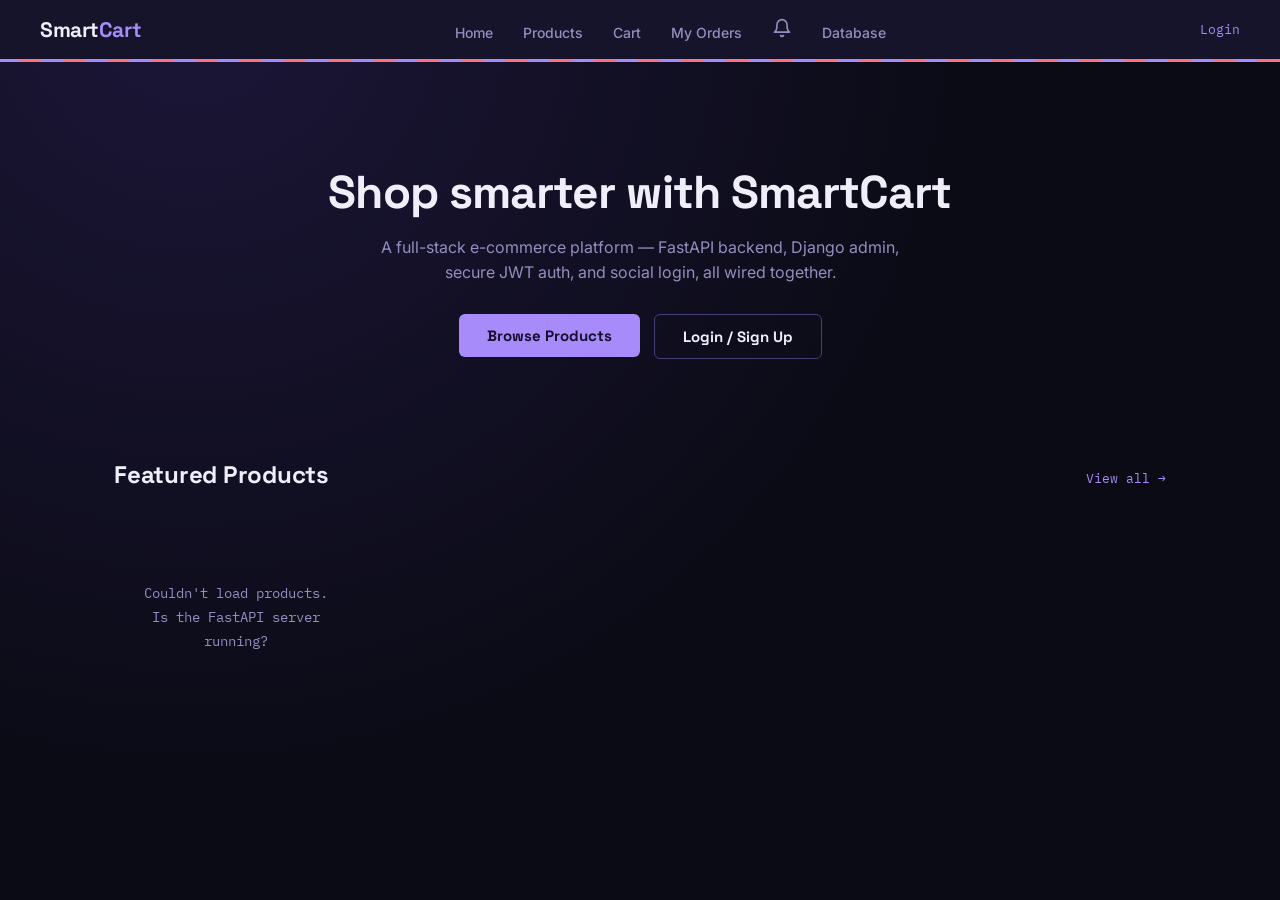
<file: frontend/index.html>
<!DOCTYPE html>
<html lang="en">
<head>
<meta charset="UTF-8" />
<meta name="viewport" content="width=device-width, initial-scale=1.0" />
<title>Smart E-Commerce Platform</title>
<link rel="preconnect" href="https://fonts.googleapis.com" />
<link rel="preconnect" href="https://fonts.gstatic.com" crossorigin />
<link href="https://fonts.googleapis.com/css2?family=Space+Grotesk:wght@500;700&family=Inter:wght@400;500;600&family=IBM+Plex+Mono:wght@400;500;600&display=swap" rel="stylesheet" />
<link rel="stylesheet" href="css/style.css" />
</head>
<body>

<div class="navbar">
  <div class="brand">Smart<span>Cart</span></div>
  <nav>
    <a href="index.html">Home</a>
    <a href="products.html">Products</a>
    <a href="cart.html">Cart</a>
    <a href="orders.html">My Orders</a>
    <a href="notifications.html" class="nav-bell" title="Notifications">
      <svg viewBox="0 0 24 24" width="20" height="20" fill="none" stroke="currentColor" stroke-width="2" stroke-linecap="round" stroke-linejoin="round">
        <path d="M18 8a6 6 0 0 0-12 0c0 7-3 9-3 9h18s-3-2-3-9"/>
        <path d="M13.73 21a2 2 0 0 1-3.46 0"/>
      </svg>
      <span class="bell-badge" id="bellBadge" style="display:none;">0</span>
    </a>
    <a href="database.html">Database</a>
  </nav>
  <div id="userBadge"></div>
</div>

<div class="hero">
  <h1>Shop smarter with SmartCart</h1>
  <p>A full-stack e-commerce platform — FastAPI backend, Django admin, secure JWT auth, and social login, all wired together.</p>
  <div style="margin-top: 28px; display:flex; gap:14px; justify-content:center;">
    <a href="products.html" style="text-decoration:none;"><button class="btn" style="width:auto; padding:12px 28px;">Browse Products</button></a>
    <a href="login.html" style="text-decoration:none;"><button class="btn secondary" style="width:auto; padding:12px 28px;">Login / Sign Up</button></a>
  </div>
</div>

<div class="container">
  <div class="section-head">
    <h2>Featured Products</h2>
    <a href="products.html" class="view-all">View all →</a>
  </div>
  <div id="featuredGrid" class="grid" style="margin-bottom:16px;"></div>
</div>

<script src="js/api.js"></script>
<script>
  async function loadFeatured() {
    const grid = document.getElementById("featuredGrid");
    try {
      const products = await ProductsAPI.list();
      const top3 = products.slice(0, 3);
      if (!top3.length) {
        grid.innerHTML = `<div class="empty-state">No products yet.</div>`;
        return;
      }
      grid.innerHTML = top3.map(p => `
        <div class="card">
          <h3>${p.name}</h3>
          <p style="color:var(--text-muted); font-size:13px;">${p.description || ""}</p>
          <p class="price">$${p.price.toFixed(2)}</p>
          <p class="stock">${p.stock > 0 ? p.stock + " in stock" : "Out of stock"} ${p.category ? "· " + p.category : ""}</p>
        </div>
      `).join("");
    } catch (err) {
      grid.innerHTML = `<div class="empty-state">Couldn't load products. Is the FastAPI server running?</div>`;
    }
  }
  loadFeatured();
</script>
</body>
</html>
</file>
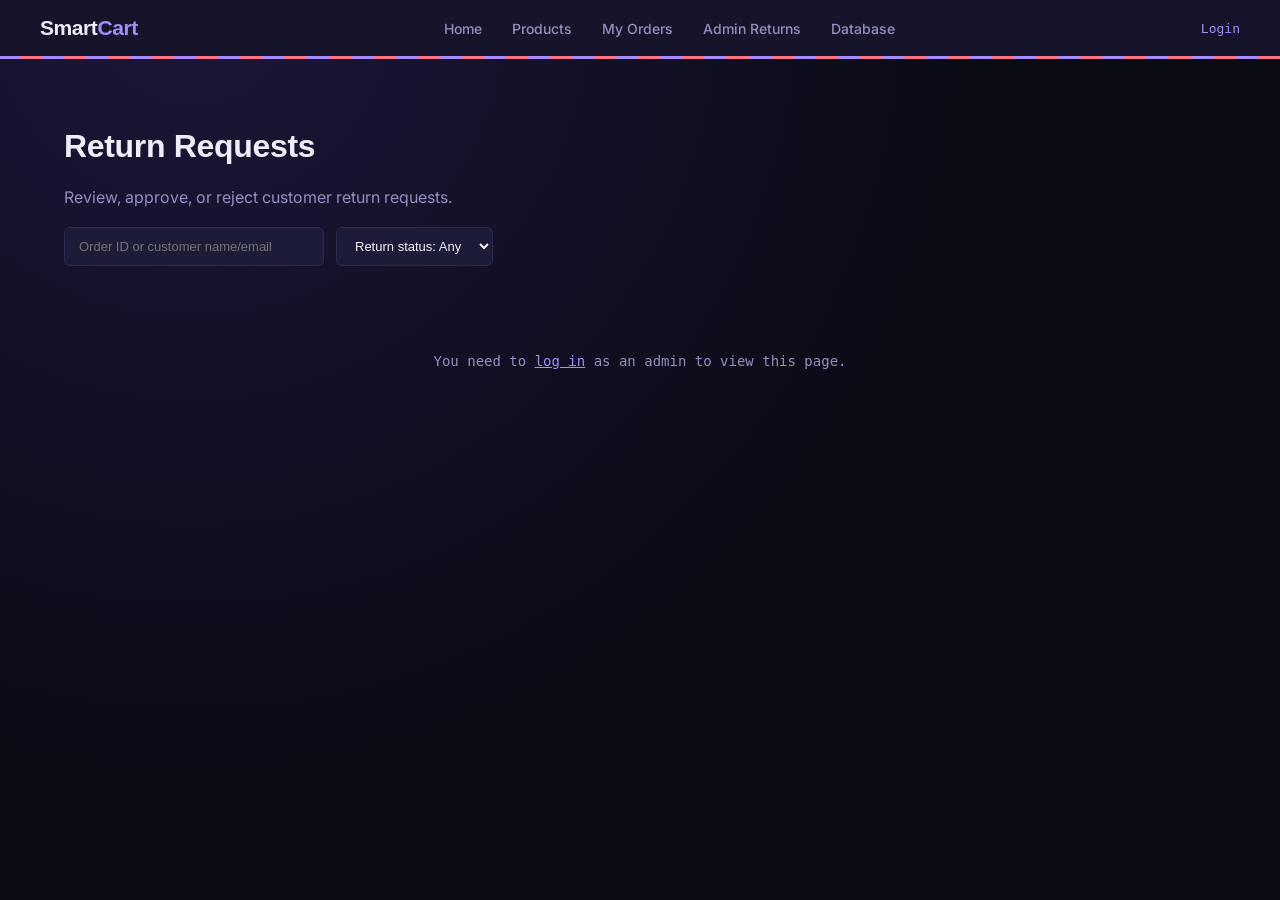
<file: frontend/admin-returns.html>
<!DOCTYPE html>
<html lang="en">
<head>
<meta charset="UTF-8" />
<meta name="viewport" content="width=device-width, initial-scale=1.0" />
<title>Return Requests · Admin · SmartCart</title>
<link rel="preconnect" href="https://fonts.googleapis.com" />
<link rel="preconnect" href="https://fonts.gstatic.com" crossorigin />
<link href="https://fonts.googleapis.com/css2?family=Sora:wght@600;700;800&family=Inter:wght@400;500;600&display=swap" rel="stylesheet" />
<link rel="stylesheet" href="css/style.css" />
<style>
  .admin-shell { max-width: 1200px; margin: 0 auto; padding: 48px 24px 80px; }

  .filters-row { display: flex; gap: 12px; flex-wrap: wrap; margin: 20px 0 24px; }
  .filters-row select, .filters-row input {
    padding: 10px 14px; border-radius: 6px; border: 1px solid var(--border);
    background: var(--surface-2); color: var(--text); font-size: 13px;
  }

  table.admin-table { width: 100%; border-collapse: collapse; font-size: 13px; background: var(--surface); border: 1px solid var(--border); border-radius: var(--radius); overflow: hidden; }
  table.admin-table th {
    text-align: left; padding: 12px 14px; background: var(--surface-2); color: var(--text-muted);
    font-family: var(--font-mono); font-size: 11px; text-transform: uppercase; letter-spacing: 0.05em;
    border-bottom: 1px solid var(--border);
  }
  table.admin-table td { padding: 12px 14px; border-bottom: 1px solid var(--border); color: var(--text); }
  table.admin-table tr:hover td { background: var(--surface-2); cursor: pointer; }
  table.admin-table tr:last-child td { border-bottom: none; }

  .badge-status { padding: 4px 10px; border-radius: 999px; font-size: 11px; font-family: var(--font-mono); }
  .b-pending { background: rgba(240,165,49,0.16); color: #f0a531; }
  .b-approved { background: rgba(52,211,153,0.14); color: var(--green); }
  .b-rejected { background: rgba(251,113,133,0.14); color: var(--rose); }

  .modal-overlay {
    display: none; position: fixed; inset: 0; background: rgba(0,0,0,0.6);
    align-items: center; justify-content: center; z-index: 100; padding: 20px;
  }
  .modal-overlay.open { display: flex; }
  .modal-box {
    background: var(--surface); border: 1px solid var(--border); border-radius: var(--radius);
    max-width: 640px; width: 100%; max-height: 85vh; overflow-y: auto; padding: 28px;
    box-shadow: var(--shadow);
  }
  .modal-box h2 { margin: 0 0 4px; }
  .modal-close { float: right; background: none; border: none; color: var(--text-muted); font-size: 20px; cursor: pointer; }

  .tracking-row { display: flex; gap: 20px; flex-wrap: wrap; margin: 14px 0; font-size: 13px; color: var(--text-muted); }
  .tracking-row strong { color: var(--text); display: block; font-size: 12px; }

  .return-panel {
    margin-top: 18px; padding: 16px; border-radius: 8px;
    background: var(--surface-2); border: 1px solid var(--border);
  }
  .return-panel .rp-header { display: flex; justify-content: space-between; align-items: center; margin-bottom: 10px; }

  .action-row { display: flex; gap: 10px; margin-top: 14px; }
  .btn-approve { background: var(--green); color: #0a1f14; border: none; padding: 10px 20px; border-radius: 6px; font-weight: 700; cursor: pointer; }
  .btn-reject { background: var(--rose); color: #2b0a0e; border: none; padding: 10px 20px; border-radius: 6px; font-weight: 700; cursor: pointer; }
</style>
</head>
<body>

<div class="navbar">
  <div class="brand">Smart<span>Cart</span></div>
  <nav>
    <a href="index.html">Home</a>
    <a href="products.html">Products</a>
    <a href="orders.html">My Orders</a>
    <a href="admin-returns.html">Admin Returns</a>
    <a href="database.html">Database</a>
  </nav>
  <div id="userBadge"></div>
</div>

<div class="admin-shell">
  <h1>Return Requests</h1>
  <p style="color:var(--text-muted);">Review, approve, or reject customer return requests.</p>

  <div class="filters-row">
    <input id="searchBox" type="text" placeholder="Order ID or customer name/email" style="min-width:260px;" />
    <select id="statusFilter">
      <option value="">Return status: Any</option>
      <option value="pending">Pending</option>
      <option value="approved">Approved</option>
      <option value="rejected">Rejected</option>
    </select>
  </div>

  <div id="tableArea"></div>
</div>

<div class="modal-overlay" id="modalOverlay">
  <div class="modal-box" id="modalBox"></div>
</div>

<script src="js/api.js"></script>
<script>
  let allReturns = [];
  let me = null;

  function escapeHtml(str) {
    if (str === null || str === undefined) return "";
    return String(str).replace(/[&<>"']/g, c => ({"&":"&amp;","<":"&lt;",">":"&gt;",'"':"&quot;","'":"&#39;"}[c]));
  }

  function fmtDate(iso) {
    return iso ? new Date(iso).toLocaleString() : "—";
  }

  function fmtMoney(n) {
    return "₹" + Number(n).toFixed(2);
  }

  function statusBadgeClass(s) {
    return { pending: "b-pending", approved: "b-approved", rejected: "b-rejected" }[s] || "";
  }

  async function guardAndLoad() {
    const area = document.getElementById("tableArea");
    if (!Auth.isLoggedIn()) {
      area.innerHTML = `<div class="empty-state">You need to <a href="login.html">log in</a> as an admin to view this page.</div>`;
      return;
    }
    try {
      me = await AuthAPI.me();
    } catch {
      area.innerHTML = `<div class="empty-state">You need to <a href="login.html">log in</a> as an admin to view this page.</div>`;
      return;
    }
    if (me.role !== "admin" && me.role !== "staff") {
      area.innerHTML = `<div class="empty-state">Admins/staff only.</div>`;
      return;
    }
    await loadReturns();
  }

  async function loadReturns() {
    const area = document.getElementById("tableArea");
    try {
      allReturns = await AdminReturnsAPI.list();
      renderTable();
    } catch (err) {
      area.innerHTML = `<div class="empty-state">Couldn't load return requests: ${escapeHtml(err.message)}</div>`;
    }
  }

  function renderTable() {
    const area = document.getElementById("tableArea");
    const search = document.getElementById("searchBox").value.trim().toLowerCase();
    const statusFilter = document.getElementById("statusFilter").value;

    let rows = allReturns.filter(r => {
      if (statusFilter && r.status !== statusFilter) return false;
      if (search) {
        const hay = (r.order_id + " " + r.order.id).toLowerCase();
        if (!hay.includes(search)) return false;
      }
      return true;
    });

    if (!rows.length) {
      area.innerHTML = `<div class="empty-state">No return requests match these filters.</div>`;
      return;
    }

    area.innerHTML = `
      <table class="admin-table">
        <thead>
          <tr>
            <th>Order</th><th>Date</th><th>Total</th><th>Order Status</th>
            <th>Payment</th><th>Return</th><th>Updated</th>
          </tr>
        </thead>
        <tbody>
          ${rows.map(r => `
            <tr onclick="openModal('${r.id}')">
              <td>#${r.order.id.slice(0,8)}</td>
              <td>${fmtDate(r.order.created_at)}</td>
              <td>${fmtMoney(r.order.total_amount)}</td>
              <td>${escapeHtml(r.order.order_status.replaceAll('_',' '))}</td>
              <td>${escapeHtml(r.order.payment_status)}</td>
              <td><span class="badge-status ${statusBadgeClass(r.status)}">${escapeHtml(r.status)}</span></td>
              <td>${fmtDate(r.created_at)}</td>
            </tr>
          `).join("")}
        </tbody>
      </table>
    `;
  }

  function openModal(returnId) {
    const r = allReturns.find(x => x.id === returnId);
    if (!r) return;
    const o = r.order;

    const canAct = r.status === "pending";

    document.getElementById("modalBox").innerHTML = `
      <button class="modal-close" onclick="closeModal()">&times;</button>
      <h2>Order #${o.id.slice(0,8)}</h2>
      <p style="color:var(--text-muted); font-size:13px;">${escapeHtml(o.id)}</p>

      <div class="tracking-row">
        <div><strong>Order Status</strong>${escapeHtml(o.order_status.replaceAll('_',' '))}</div>
        <div><strong>Payment</strong>${escapeHtml(o.payment_status)}</div>
        <div><strong>Total</strong>${fmtMoney(o.total_amount)}</div>
      </div>
      <div class="tracking-row">
        <div><strong>Created</strong>${fmtDate(o.created_at)}</div>
        <div><strong>Shipped</strong>${fmtDate(o.shipped_at)}</div>
        <div><strong>Delivered</strong>${fmtDate(o.delivered_at)}</div>
      </div>

      <div style="margin-top:14px;">
        <strong style="display:block; font-size:12px; color:var(--text-muted); margin-bottom:6px;">Items</strong>
        ${o.items.map(i => `
          <div style="display:flex; justify-content:space-between; font-size:13px; padding:4px 0;">
            <span>${escapeHtml(i.product_name)} × ${i.quantity}</span>
            <span>${fmtMoney(i.item_total)}</span>
          </div>
        `).join("")}
      </div>

      <div class="return-panel">
        <div class="rp-header">
          <strong>Return Request</strong>
          <span class="badge-status ${statusBadgeClass(r.status)}">${escapeHtml(r.status)}</span>
        </div>
        <p style="margin:4px 0; font-size:13px;"><strong>Reason:</strong> ${escapeHtml(r.reason)}</p>
        ${r.comment ? `<p style="margin:4px 0; font-size:13px;"><strong>Customer comment:</strong> ${escapeHtml(r.comment)}</p>` : ""}
        ${r.admin_note ? `<p style="margin:4px 0; font-size:13px; color:var(--text-muted);"><strong>Admin note:</strong> ${escapeHtml(r.admin_note)}</p>` : ""}
        <p style="margin:4px 0; font-size:12px; color:var(--text-muted);">Requested ${fmtDate(r.created_at)}</p>

        ${canAct ? `
          <div class="field" style="margin-top:12px;">
            <label for="adminNote-${r.id}">Note to customer (optional — required if rejecting)</label>
            <textarea id="adminNote-${r.id}" rows="2" style="width:100%; padding:10px 14px; border-radius:6px; border:1px solid var(--border); background:var(--surface); color:var(--text); font-family:var(--font-body);"></textarea>
          </div>
          <div id="actionError-${r.id}" class="alert error" style="display:none;"></div>
          <div class="action-row">
            <button class="btn-approve" onclick="doApprove('${r.id}')">Approve Return</button>
            <button class="btn-reject" onclick="doReject('${r.id}')">Reject Return</button>
          </div>
        ` : `<p style="margin-top:10px; font-size:12px; color:var(--text-muted);">This return has already been reviewed — no further action needed.</p>`}
      </div>
    `;
    document.getElementById("modalOverlay").classList.add("open");
  }

  function closeModal() {
    document.getElementById("modalOverlay").classList.remove("open");
  }

  async function doApprove(returnId) {
    const note = document.getElementById(`adminNote-${returnId}`).value.trim();
    const errBox = document.getElementById(`actionError-${returnId}`);
    errBox.style.display = "none";
    if (!confirm("Approve this return? This will restock inventory and issue a refund.")) return;

    try {
      await AdminReturnsAPI.approve(returnId, note);
      closeModal();
      await loadReturns();
    } catch (err) {
      errBox.textContent = err.message;
      errBox.style.display = "block";
    }
  }

  async function doReject(returnId) {
    const note = document.getElementById(`adminNote-${returnId}`).value.trim();
    const errBox = document.getElementById(`actionError-${returnId}`);
    errBox.style.display = "none";

    if (!note) {
      errBox.textContent = "Please add a reason before rejecting — it's sent to the customer.";
      errBox.style.display = "block";
      return;
    }
    if (!confirm("Reject this return request?")) return;

    try {
      await AdminReturnsAPI.reject(returnId, note);
      closeModal();
      await loadReturns();
    } catch (err) {
      errBox.textContent = err.message;
      errBox.style.display = "block";
    }
  }

  document.getElementById("searchBox").addEventListener("input", renderTable);
  document.getElementById("statusFilter").addEventListener("change", renderTable);
  document.getElementById("modalOverlay").addEventListener("click", (e) => {
    if (e.target.id === "modalOverlay") closeModal();
  });

  guardAndLoad();
</script>
</body>
</html>
</file>
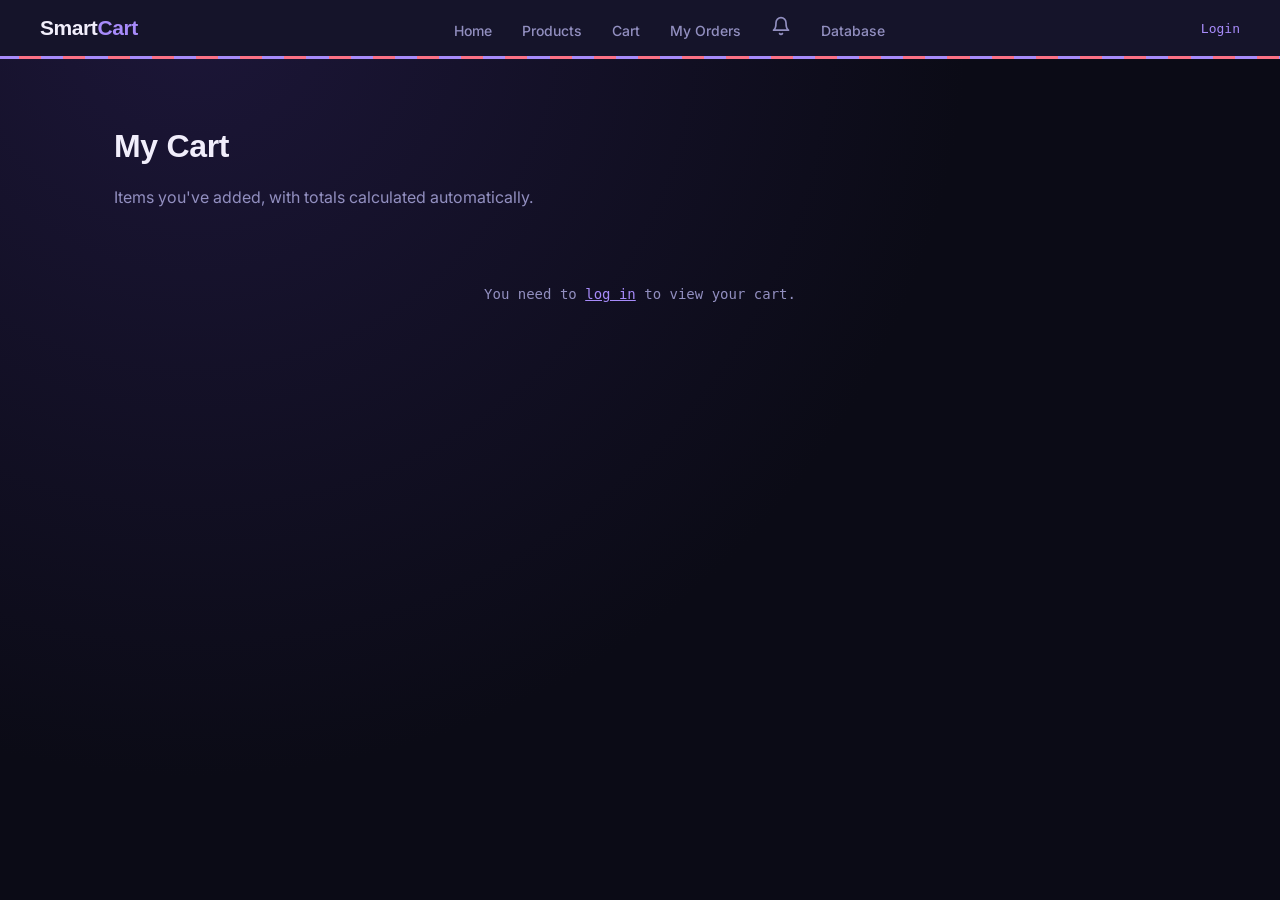
<file: frontend/cart.html>
<!DOCTYPE html>
<html lang="en">
<head>
<meta charset="UTF-8" />
<meta name="viewport" content="width=device-width, initial-scale=1.0" />
<title>My Cart · Smart E-Commerce</title>
<link rel="preconnect" href="https://fonts.googleapis.com" />
<link rel="preconnect" href="https://fonts.gstatic.com" crossorigin />
<link href="https://fonts.googleapis.com/css2?family=Sora:wght@600;700;800&family=Inter:wght@400;500;600&display=swap" rel="stylesheet" />
<link rel="stylesheet" href="css/style.css" />
</head>
<body>

<div class="navbar">
  <div class="brand">Smart<span>Cart</span></div>
  <nav>
    <a href="index.html">Home</a>
    <a href="products.html">Products</a>
    <a href="cart.html">Cart</a>
    <a href="orders.html">My Orders</a>
    <a href="notifications.html" class="nav-bell" title="Notifications">
      <svg viewBox="0 0 24 24" width="20" height="20" fill="none" stroke="currentColor" stroke-width="2" stroke-linecap="round" stroke-linejoin="round">
        <path d="M18 8a6 6 0 0 0-12 0c0 7-3 9-3 9h18s-3-2-3-9"/>
        <path d="M13.73 21a2 2 0 0 1-3.46 0"/>
      </svg>
      <span class="bell-badge" id="bellBadge" style="display:none;">0</span>
    </a>
    <a href="database.html">Database</a>
  </nav>
  <div id="userBadge"></div>
</div>

<div class="container">
  <h1>My Cart</h1>
  <p style="color:var(--text-muted);">Items you've added, with totals calculated automatically.</p>
  <div id="cartArea"></div>
</div>

<script src="js/api.js"></script>
<script>
  async function loadCart() {
    const area = document.getElementById("cartArea");

    if (!Auth.isLoggedIn()) {
      area.innerHTML = `<div class="empty-state">You need to <a href="login.html">log in</a> to view your cart.</div>`;
      return;
    }

    try {
      const cart = await CartAPI.view();

      if (!cart.items.length) {
        area.innerHTML = `<div class="empty-state">Your cart is empty. <a href="products.html">Browse products</a> to add some.</div>`;
        return;
      }

      const rows = cart.items.map(item => `
        <div class="card" style="display:flex; justify-content:space-between; align-items:center; margin-bottom:14px; gap:16px;">
          <div style="flex:1;">
            <h3 style="margin:0 0 6px;">${item.product_name}</h3>
            <p style="color:var(--text-muted); font-size:13px; margin:0 0 10px;">
              $${item.unit_price.toFixed(2)} each ${item.in_stock ? "" : "· <span style='color:var(--danger)'>out of stock</span>"}
            </p>
            <div style="display:flex; align-items:center; gap:8px;">
              <button class="btn secondary" style="width:auto; padding:6px 12px;" onclick="changeQty('${item.cart_item_id}', ${item.quantity - 1})">−</button>
              <span style="min-width:24px; text-align:center;">${item.quantity}</span>
              <button class="btn secondary" style="width:auto; padding:6px 12px;" onclick="changeQty('${item.cart_item_id}', ${item.quantity + 1})">+</button>
              <button class="btn secondary" style="width:auto; padding:6px 12px; margin-left:10px; color:var(--danger); border-color:var(--danger);" onclick="removeItem('${item.cart_item_id}')">Remove</button>
            </div>
          </div>
          <p class="price" style="margin:0; white-space:nowrap;">$${item.item_total.toFixed(2)}</p>
        </div>
      `).join("");

      area.innerHTML = `
        <div style="max-width:640px; margin-top:24px;">
          ${rows}
          <div style="border-top:1px solid var(--border); margin-top:16px; padding-top:16px;">
            <div style="display:flex; justify-content:space-between; padding:4px 0; color:var(--text-muted);">
              <span>Cart total</span><span>$${cart.cart_total.toFixed(2)}</span>
            </div>
            <div style="display:flex; justify-content:space-between; padding:4px 0; color:var(--text-muted);">
              <span>Tax (${(cart.tax_rate * 100).toFixed(0)}%)</span><span>$${cart.tax.toFixed(2)}</span>
            </div>
            <div style="display:flex; justify-content:space-between; padding:12px 0 0; margin-top:8px; border-top:1px solid var(--border);">
              <h3 style="margin:0;">Grand total</h3>
              <h3 style="margin:0; color:var(--primary);">$${cart.grand_total.toFixed(2)}</h3>
            </div>
          </div>
          <button class="btn" style="margin-top:20px;" id="checkoutBtn" onclick="startCheckout()">Checkout with Stripe</button>
          <div id="checkoutError" class="alert error" style="display:none; margin-top:14px;"></div>
        </div>
      `;
    } catch (err) {
      area.innerHTML = `<div class="empty-state">Couldn't load your cart: ${err.message}</div>`;
    }
  }

  async function changeQty(cartItemId, newQty) {
    try {
      if (newQty <= 0) {
        await CartAPI.remove(cartItemId);
      } else {
        await CartAPI.update(cartItemId, newQty);
      }
      loadCart();
    } catch (err) {
      alert(err.message);
    }
  }

  async function removeItem(cartItemId) {
    try {
      await CartAPI.remove(cartItemId);
      loadCart();
    } catch (err) {
      alert(err.message);
    }
  }

  async function startCheckout() {
    const btn = document.getElementById("checkoutBtn");
    const errBox = document.getElementById("checkoutError");
    errBox.style.display = "none";
    btn.disabled = true;
    btn.textContent = "Redirecting to Stripe…";

    try {
      const result = await CheckoutAPI.start();
      // Send the browser to Stripe's hosted checkout page
      window.location.href = result.checkout_url;
    } catch (err) {
      errBox.textContent = err.message;
      errBox.style.display = "block";
      btn.disabled = false;
      btn.textContent = "Checkout with Stripe";
    }
  }

  loadCart();

  // Real-time: if the cart changes (e.g. updated from another tab), refresh
  // this view automatically instead of showing stale totals.
  connectNotificationSocket((event, data) => {
    if (event === "cart_updated") {
      loadCart();
    }
  });
</script>
</body>
</html>
</file>
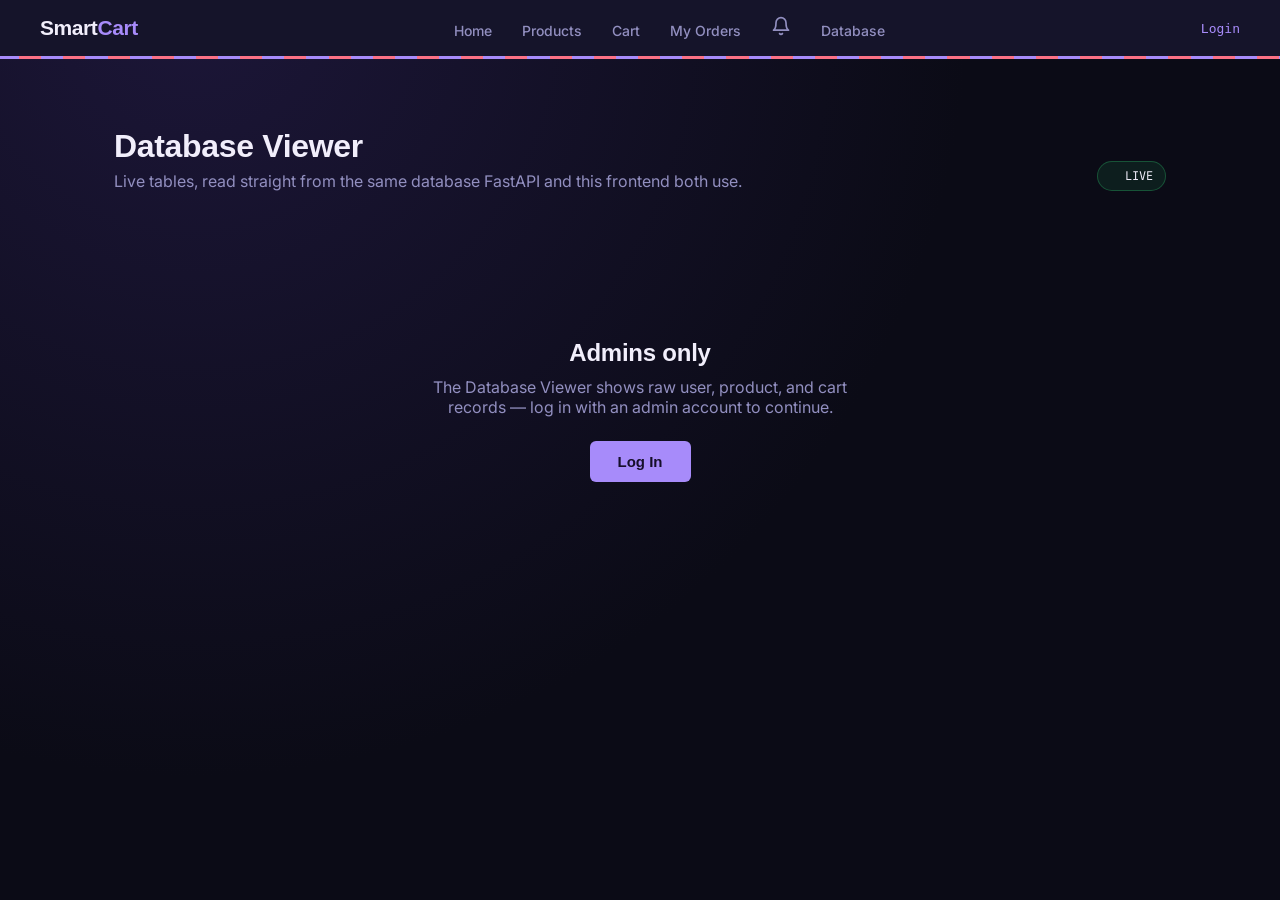
<file: frontend/database.html>
<!DOCTYPE html>
<html lang="en">
<head>
<meta charset="UTF-8" />
<meta name="viewport" content="width=device-width, initial-scale=1.0" />
<title>Database Viewer · Smart E-Commerce</title>
<link rel="preconnect" href="https://fonts.googleapis.com" />
<link rel="preconnect" href="https://fonts.gstatic.com" crossorigin />
<link href="https://fonts.googleapis.com/css2?family=Sora:wght@600;700;800&family=Inter:wght@400;500;600&family=JetBrains+Mono:wght@400;500;600&display=swap" rel="stylesheet" />
<link rel="stylesheet" href="css/style.css" />
<style>
  .db-shell {
    max-width: 1100px;
    margin: 0 auto;
    padding: 48px 24px 80px;
  }

  .db-header {
    display: flex;
    align-items: flex-end;
    justify-content: space-between;
    flex-wrap: wrap;
    gap: 16px;
    margin-bottom: 28px;
  }

  .db-live-pill {
    display: inline-flex;
    align-items: center;
    gap: 8px;
    font-family: "JetBrains Mono", monospace;
    font-size: 12px;
    color: var(--success);
    background: rgba(46, 204, 113, 0.1);
    border: 1px solid rgba(46, 204, 113, 0.3);
    padding: 6px 12px;
    border-radius: 999px;
  }

  .db-live-dot {
    width: 7px; height: 7px;
    border-radius: 50%;
    background: var(--success);
    box-shadow: 0 0 0 0 rgba(46, 204, 113, 0.6);
    animation: dbPulse 1.8s infinite;
  }

  @keyframes dbPulse {
    0% { box-shadow: 0 0 0 0 rgba(46, 204, 113, 0.5); }
    70% { box-shadow: 0 0 0 8px rgba(46, 204, 113, 0); }
    100% { box-shadow: 0 0 0 0 rgba(46, 204, 113, 0); }
  }

  .db-tabs {
    display: flex;
    gap: 6px;
    border-bottom: 1px solid var(--border);
    margin-bottom: 24px;
  }

  .db-tab {
    padding: 12px 20px;
    font-family: var(--font-heading);
    font-weight: 600;
    font-size: 14px;
    color: var(--text-muted);
    background: none;
    border: none;
    border-bottom: 2px solid transparent;
    cursor: pointer;
    display: flex;
    align-items: center;
    gap: 8px;
  }

  .db-tab.active {
    color: var(--text);
    border-bottom-color: var(--primary);
  }

  .db-tab .count {
    font-family: "JetBrains Mono", monospace;
    font-size: 11px;
    background: var(--surface-2);
    border: 1px solid var(--border);
    border-radius: 999px;
    padding: 1px 8px;
    color: var(--text-muted);
  }

  .db-table-wrap {
    background: var(--surface);
    border: 1px solid var(--border);
    border-radius: var(--radius);
    overflow: hidden;
    box-shadow: var(--shadow);
  }

  table.db-table {
    width: 100%;
    border-collapse: collapse;
    font-size: 13px;
  }

  table.db-table th {
    text-align: left;
    padding: 12px 16px;
    background: var(--surface-2);
    color: var(--text-muted);
    font-family: "JetBrains Mono", monospace;
    font-size: 11px;
    text-transform: uppercase;
    letter-spacing: 0.05em;
    border-bottom: 1px solid var(--border);
  }

  table.db-table td {
    padding: 12px 16px;
    border-bottom: 1px solid var(--border);
    color: var(--text);
  }

  table.db-table tr:last-child td { border-bottom: none; }
  table.db-table tr:hover td { background: var(--surface-2); }

  .mono { font-family: "JetBrains Mono", monospace; font-size: 12px; color: var(--text-muted); }

  .db-empty {
    text-align: center;
    padding: 60px 20px;
    color: var(--text-muted);
  }

  .db-locked {
    text-align: center;
    padding: 100px 20px;
  }

  .db-locked h2 { margin-bottom: 10px; }
  .db-locked p { color: var(--text-muted); max-width: 420px; margin: 0 auto 24px; }
</style>
</head>
<body>

<div class="navbar">
  <div class="brand">Smart<span>Cart</span></div>
  <nav>
    <a href="index.html">Home</a>
    <a href="products.html">Products</a>
    <a href="cart.html">Cart</a>
    <a href="orders.html">My Orders</a>
    <a href="notifications.html" class="nav-bell" title="Notifications">
      <svg viewBox="0 0 24 24" width="20" height="20" fill="none" stroke="currentColor" stroke-width="2" stroke-linecap="round" stroke-linejoin="round">
        <path d="M18 8a6 6 0 0 0-12 0c0 7-3 9-3 9h18s-3-2-3-9"/>
        <path d="M13.73 21a2 2 0 0 1-3.46 0"/>
      </svg>
      <span class="bell-badge" id="bellBadge" style="display:none;">0</span>
    </a>
    <a href="database.html">Database</a>
  </nav>
  <div id="userBadge"></div>
</div>

<div class="db-shell">
  <div class="db-header">
    <div>
      <h1 style="margin-bottom:6px;">Database Viewer</h1>
      <p style="color:var(--text-muted); margin:0;">Live tables, read straight from the same database FastAPI and this frontend both use.</p>
    </div>
    <span class="db-live-pill"><span class="db-live-dot"></span> LIVE</span>
  </div>

  <div id="content"></div>
</div>

<script src="js/api.js"></script>
<script>
  const content = document.getElementById("content");
  let activeTab = "users";
  let cache = { users: null, products: null, carts: null };

  function escapeHtml(str) {
    if (str === null || str === undefined) return "";
    return String(str).replace(/[&<>"']/g, c => ({"&":"&amp;","<":"&lt;",">":"&gt;",'"':"&quot;","'":"&#39;"}[c]));
  }

  function roleBadge(role) {
    return `<span class="badge role-${role}">${escapeHtml(role)}</span>`;
  }

  async function renderLocked() {
    content.innerHTML = `
      <div class="db-locked">
        <h2>Admins only</h2>
        <p>The Database Viewer shows raw user, product, and cart records — log in with an admin account to continue.</p>
        <a href="login.html" style="text-decoration:none;"><button class="btn" style="width:auto; padding:12px 28px;">Log In</button></a>
      </div>`;
  }

  async function loadAll() {
    if (!Auth.isLoggedIn()) { renderLocked(); return; }

    let me;
    try {
      me = await AuthAPI.me();
    } catch {
      renderLocked();
      return;
    }

    if (me.role !== "admin") { renderLocked(); return; }

    try {
      const [users, products, carts] = await Promise.all([
        AdminAPI.listUsers(),
        ProductsAPI.list(),
        AdminAPI.listAllCarts(),
      ]);
      cache = { users, products, carts };
      renderTabs();
      renderTab(activeTab);
    } catch (err) {
      content.innerHTML = `<div class="db-empty">Couldn't load database: ${escapeHtml(err.message)}</div>`;
    }
  }

  function renderTabs() {
    content.innerHTML = `
      <div class="db-tabs">
        <button class="db-tab" data-tab="users">Users <span class="count">${cache.users.length}</span></button>
        <button class="db-tab" data-tab="products">Products <span class="count">${cache.products.length}</span></button>
        <button class="db-tab" data-tab="carts">Cart Items <span class="count">${cache.carts.length}</span></button>
      </div>
      <div class="db-table-wrap"><div id="tableArea"></div></div>
    `;
    content.querySelectorAll(".db-tab").forEach(btn => {
      btn.addEventListener("click", () => { activeTab = btn.dataset.tab; renderTab(activeTab); });
    });
  }

  function renderTab(tab) {
    document.querySelectorAll(".db-tab").forEach(b => b.classList.toggle("active", b.dataset.tab === tab));
    const area = document.getElementById("tableArea");

    if (tab === "users") {
      if (!cache.users.length) { area.innerHTML = `<div class="db-empty">No users yet.</div>`; return; }
      area.innerHTML = `
        <table class="db-table">
          <thead><tr><th>Name</th><th>Email</th><th>Role</th><th>Provider</th><th>Created</th></tr></thead>
          <tbody>
            ${cache.users.map(u => `
              <tr>
                <td>${escapeHtml(u.name)}</td>
                <td class="mono">${escapeHtml(u.email)}</td>
                <td>${roleBadge(u.role)}</td>
                <td class="mono">${escapeHtml(u.auth_provider)}</td>
                <td class="mono">${new Date(u.created_at).toLocaleString()}</td>
              </tr>`).join("")}
          </tbody>
        </table>`;
    }

    if (tab === "products") {
      if (!cache.products.length) { area.innerHTML = `<div class="db-empty">No products yet.</div>`; return; }
      area.innerHTML = `
        <table class="db-table">
          <thead><tr><th>Name</th><th>Category</th><th>Price</th><th>Stock</th><th>Popularity</th></tr></thead>
          <tbody>
            ${cache.products.map(p => `
              <tr>
                <td>${escapeHtml(p.name)}</td>
                <td class="mono">${escapeHtml(p.category || "—")}</td>
                <td class="mono">$${p.price.toFixed(2)}</td>
                <td class="mono">${p.stock > 0 ? p.stock : `<span style="color:var(--danger)">0</span>`}</td>
                <td class="mono">${p.popularity}</td>
              </tr>`).join("")}
          </tbody>
        </table>`;
    }

    if (tab === "carts") {
      if (!cache.carts.length) { area.innerHTML = `<div class="db-empty">No cart items yet. Add something to a cart, then refresh.</div>`; return; }
      area.innerHTML = `
        <table class="db-table">
          <thead><tr><th>User</th><th>Product</th><th>Qty</th><th>Unit Price</th><th>Line Total</th></tr></thead>
          <tbody>
            ${cache.carts.map(c => `
              <tr>
                <td>${escapeHtml(c.user_name)} <span class="mono">(${escapeHtml(c.user_email)})</span></td>
                <td>${escapeHtml(c.product_name)}</td>
                <td class="mono">${c.quantity}</td>
                <td class="mono">$${c.unit_price.toFixed(2)}</td>
                <td class="mono">$${c.item_total.toFixed(2)}</td>
              </tr>`).join("")}
          </tbody>
        </table>`;
    }
  }

  loadAll();
</script>
</body>
</html>
</file>
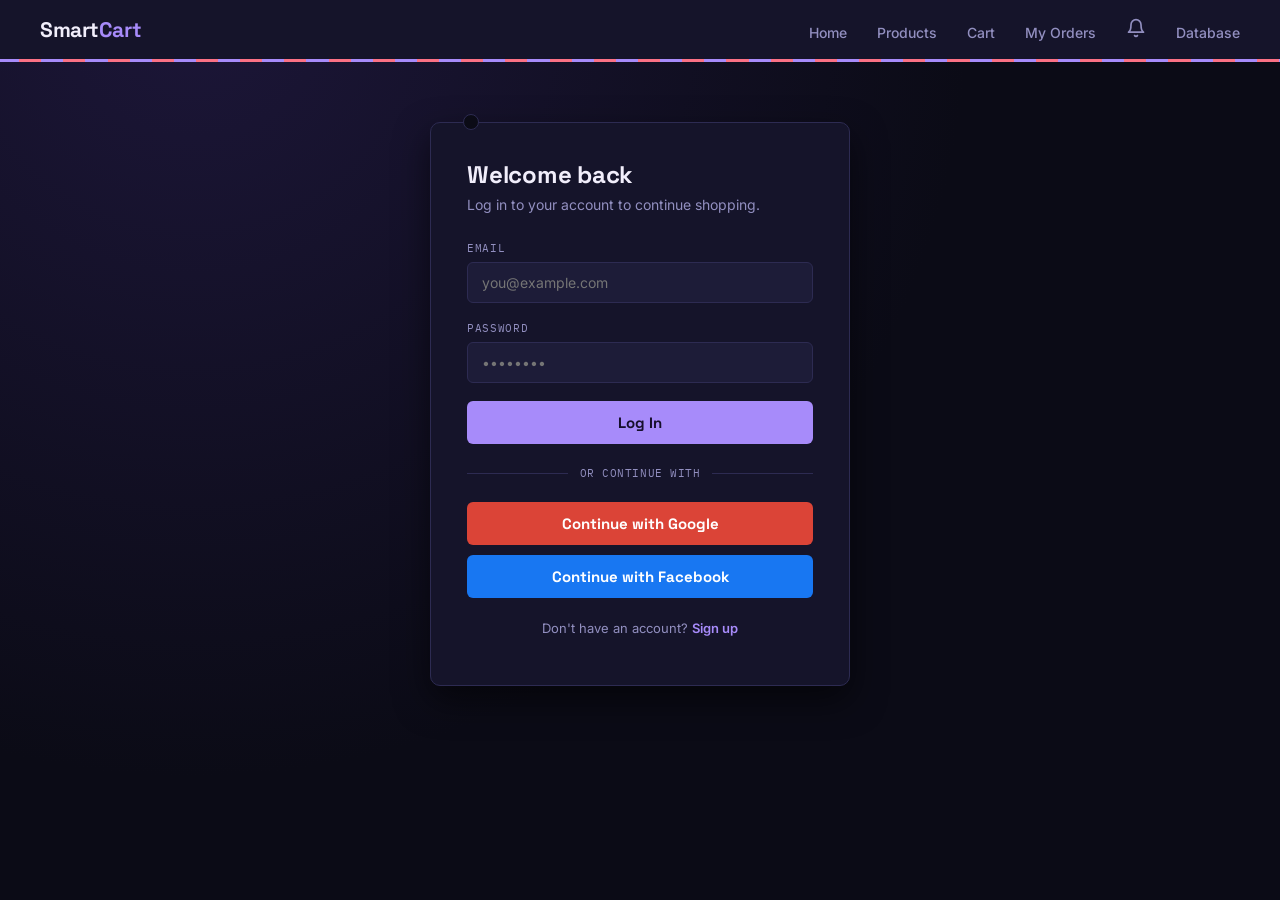
<file: frontend/login.html>
<!DOCTYPE html>
<html lang="en">
<head>
<meta charset="UTF-8" />
<meta name="viewport" content="width=device-width, initial-scale=1.0" />
<title>Login · Smart E-Commerce</title>
<link rel="preconnect" href="https://fonts.googleapis.com" />
<link rel="preconnect" href="https://fonts.gstatic.com" crossorigin />
<link href="https://fonts.googleapis.com/css2?family=Space+Grotesk:wght@500;700&family=Inter:wght@400;500;600&family=IBM+Plex+Mono:wght@400;500;600&display=swap" rel="stylesheet" />
<link rel="stylesheet" href="css/style.css" />
</head>
<body>

<div class="navbar">
  <div class="brand">Smart<span>Cart</span></div>
  <nav>
    <a href="index.html">Home</a>
    <a href="products.html">Products</a>
    <a href="cart.html">Cart</a>
    <a href="orders.html">My Orders</a>
    <a href="notifications.html" class="nav-bell" title="Notifications">
      <svg viewBox="0 0 24 24" width="20" height="20" fill="none" stroke="currentColor" stroke-width="2" stroke-linecap="round" stroke-linejoin="round">
        <path d="M18 8a6 6 0 0 0-12 0c0 7-3 9-3 9h18s-3-2-3-9"/>
        <path d="M13.73 21a2 2 0 0 1-3.46 0"/>
      </svg>
      <span class="bell-badge" id="bellBadge" style="display:none;">0</span>
    </a>
    <a href="database.html">Database</a>
  </nav>
</div>

<div class="auth-wrap">
  <h1>Welcome back</h1>
  <p class="sub">Log in to your account to continue shopping.</p>

  <div id="alertBox" class="alert"></div>

  <form id="loginForm">
    <div class="field">
      <label for="email">Email</label>
      <input type="email" id="email" required placeholder="you@example.com" />
    </div>
    <div class="field">
      <label for="password">Password</label>
      <input type="password" id="password" required placeholder="••••••••" />
    </div>
    <button type="submit" class="btn">Log In</button>
  </form>

  <div class="divider">or continue with</div>

  <button id="googleBtn" class="btn google">Continue with Google</button>
  <button id="facebookBtn" class="btn facebook">Continue with Facebook</button>

  <p class="switch-link">Don't have an account? <a href="register.html">Sign up</a></p>
</div>

<script src="https://cdn.auth0.com/js/auth0-spa-js/2.1/auth0-spa-js.production.js"></script>
<script src="js/auth0-config.js"></script>
<script src="js/api.js"></script>
<script>
  const alertBox = document.getElementById("alertBox");

  function showError(msg) {
    alertBox.className = "alert error";
    alertBox.textContent = msg;
  }

      document.getElementById("loginForm").addEventListener("submit", async (e) => {
    e.preventDefault();
    const email = document.getElementById("email").value.trim();
    const password = document.getElementById("password").value;
    try {
      await AuthAPI.login(email, password);
      const me = await AuthAPI.me();
      window.location.href = (me.role === "admin" || me.role === "staff") ? "admin-returns.html" : "products.html";
    } catch (err) {
      showError(err.message);
    }
  });

  // --------------------------------------------------------------
  // Social login (Google / Facebook) via Auth0
  // --------------------------------------------------------------
  let auth0Client = null;

  async function initAuth0() {
    auth0Client = await auth0.createAuth0Client({
      domain: AUTH0_CONFIG.domain,
      clientId: AUTH0_CONFIG.clientId,
      authorizationParams: { redirect_uri: AUTH0_CONFIG.redirectUri },
    });

    // If we just got redirected back from Auth0 with a code, finish the flow
    const query = window.location.search;
    if (query.includes("code=") && query.includes("state=")) {
      await auth0Client.handleRedirectCallback();
      window.history.replaceState({}, document.title, window.location.pathname);
      const claims = await auth0Client.getTokenSilently();
      try {
        await AuthAPI.socialLogin(claims);
        window.location.href = "products.html";
      } catch (err) {
        showError(err.message);
      }
    }
  }

  document.getElementById("googleBtn").addEventListener("click", async () => {
    if (!auth0Client) await initAuth0();
    await auth0Client.loginWithRedirect({
      authorizationParams: { connection: "google-oauth2" },
    });
  });

  document.getElementById("facebookBtn").addEventListener("click", async () => {
    if (!auth0Client) await initAuth0();
    await auth0Client.loginWithRedirect({
      authorizationParams: { connection: "facebook" },
    });
  });

  initAuth0();
</script>

</body>
</html>
</file>
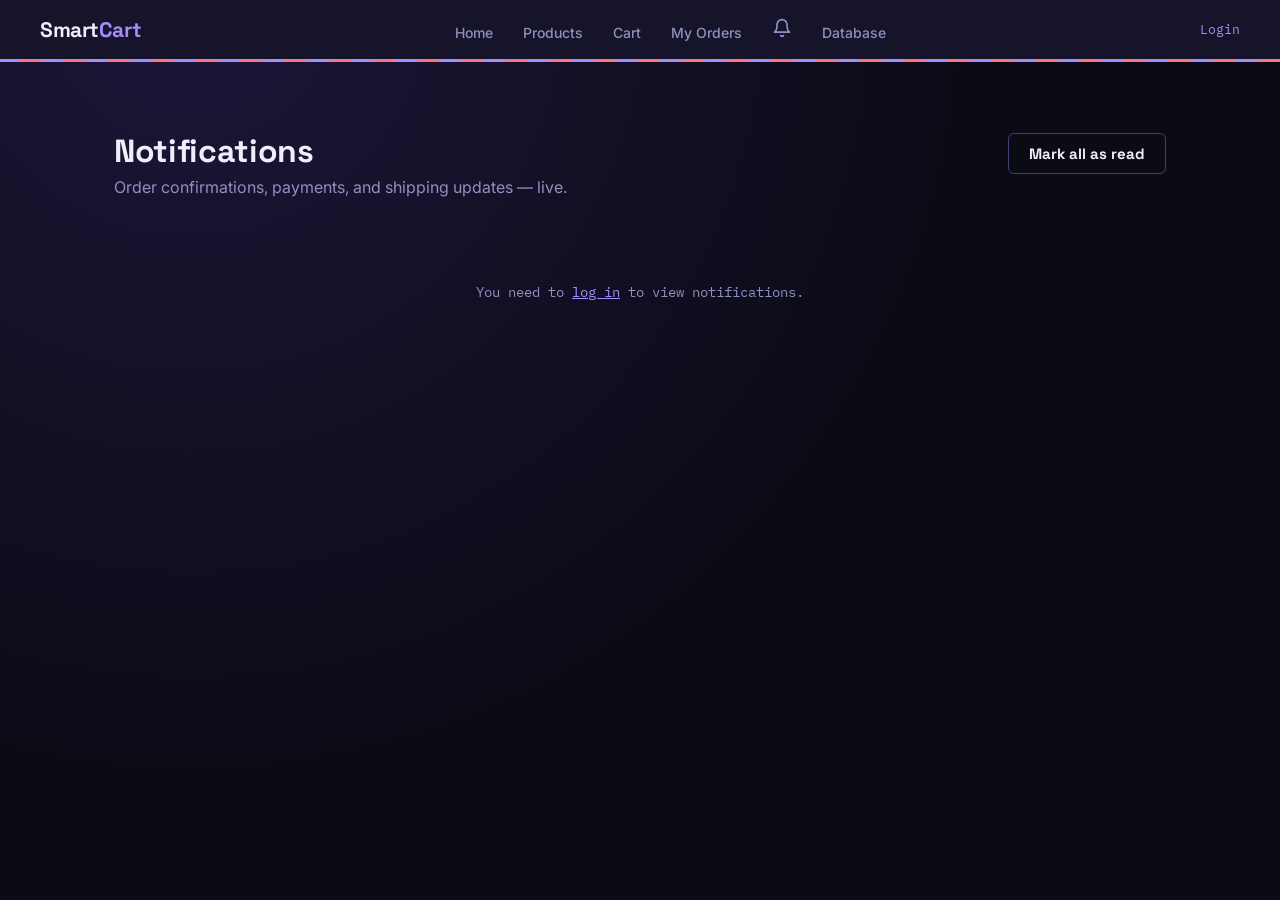
<file: frontend/notifications.html>
<!DOCTYPE html>
<html lang="en">
<head>
<meta charset="UTF-8" />
<meta name="viewport" content="width=device-width, initial-scale=1.0" />
<title>Notifications · Smart E-Commerce</title>
<link rel="preconnect" href="https://fonts.googleapis.com" />
<link rel="preconnect" href="https://fonts.gstatic.com" crossorigin />
<link href="https://fonts.googleapis.com/css2?family=Space+Grotesk:wght@500;700&family=Inter:wght@400;500;600&family=IBM+Plex+Mono:wght@400;500;600&display=swap" rel="stylesheet" />
<link rel="stylesheet" href="css/style.css" />
</head>
<body>

<div class="navbar">
  <div class="brand">Smart<span>Cart</span></div>
  <nav>
    <a href="index.html">Home</a>
    <a href="products.html">Products</a>
    <a href="cart.html">Cart</a>
    <a href="orders.html">My Orders</a>
    <a href="notifications.html" class="nav-bell" title="Notifications">
      <svg viewBox="0 0 24 24" width="20" height="20" fill="none" stroke="currentColor" stroke-width="2" stroke-linecap="round" stroke-linejoin="round">
        <path d="M18 8a6 6 0 0 0-12 0c0 7-3 9-3 9h18s-3-2-3-9"/>
        <path d="M13.73 21a2 2 0 0 1-3.46 0"/>
      </svg>
      <span class="bell-badge" id="bellBadge" style="display:none;">0</span>
    </a>
    <a href="database.html">Database</a>
  </nav>
  <div id="userBadge"></div>
</div>

<div class="container">
  <div style="display:flex; justify-content:space-between; align-items:center; flex-wrap:wrap; gap:12px;">
    <div>
      <h1 style="margin-bottom:6px;">Notifications</h1>
      <p style="color:var(--text-muted); margin:0;">Order confirmations, payments, and shipping updates — live.</p>
    </div>
    <button class="btn secondary" style="width:auto; padding:10px 20px;" onclick="markAllRead()">Mark all as read</button>
  </div>
  <div id="notifArea" style="margin-top:24px;"></div>
</div>

<script src="js/api.js"></script>
<script>
  function timeAgo(iso) {
    return new Date(iso).toLocaleString();
  }

  function notificationCard(n) {
    return `
      <div class="card" data-id="${n.id}" style="margin-bottom:14px; max-width:680px; ${n.read_status ? "opacity:0.6;" : ""}">
        <div style="display:flex; justify-content:space-between; align-items:flex-start; gap:12px;">
          <div>
            <span class="badge">${n.type.replaceAll("_", " ")}</span>
            <p style="margin:10px 0 4px;">${n.message}</p>
            <p style="margin:0; font-size:12px; color:var(--text-muted); font-family:var(--font-mono);">${timeAgo(n.timestamp)}</p>
          </div>
          ${n.read_status ? "" : `<button class="btn secondary" style="width:auto; padding:6px 14px; font-size:12px;" onclick="markOneRead('${n.id}')">Mark read</button>`}
        </div>
      </div>
    `;
  }

  async function loadNotifications() {
    const area = document.getElementById("notifArea");
    if (!Auth.isLoggedIn()) {
      area.innerHTML = `<div class="empty-state">You need to <a href="login.html">log in</a> to view notifications.</div>`;
      return;
    }
    try {
      const notifications = await NotificationsAPI.list();
      if (!notifications.length) {
        area.innerHTML = `<div class="empty-state">No notifications yet. They'll appear here after you place an order.</div>`;
        return;
      }
      area.innerHTML = notifications.map(notificationCard).join("");
    } catch (err) {
      area.innerHTML = `<div class="empty-state">Couldn't load notifications: ${err.message}</div>`;
    }
  }

  async function markOneRead(id) {
    try {
      await NotificationsAPI.markRead(id);
      loadNotifications();
    } catch (err) {
      alert(err.message);
    }
  }

  async function markAllRead() {
    try {
      await NotificationsAPI.markRead();
      loadNotifications();
    } catch (err) {
      alert(err.message);
    }
  }

  loadNotifications();

  // Live updates: prepend new notifications the instant they arrive,
  // without needing to refresh the page.
  connectNotificationSocket((event, data) => {
    if (event === "order_status_updated") {
      loadNotifications();
    }
  });
</script>
</body>
</html>
</file>
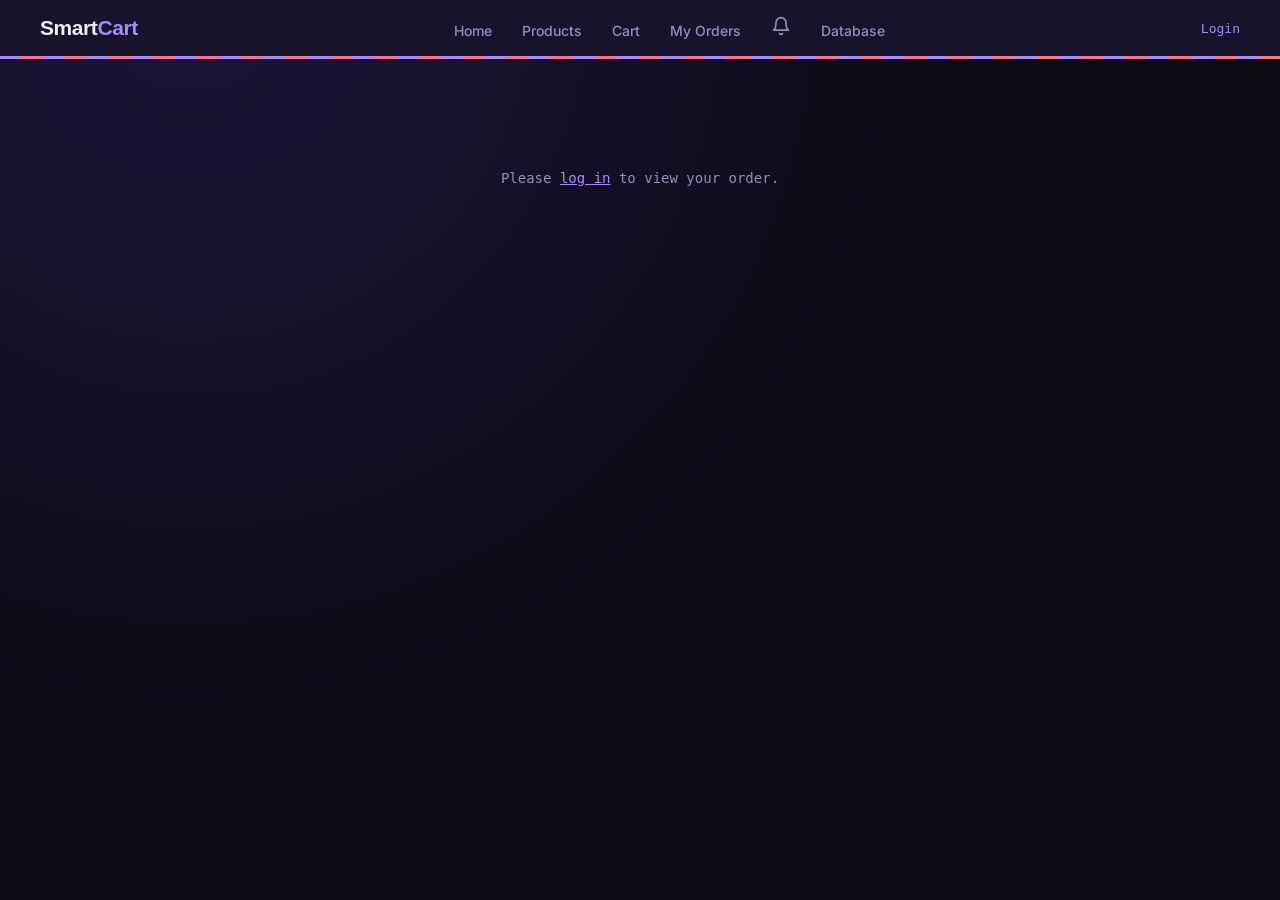
<file: frontend/order-success.html>
<!DOCTYPE html>
<html lang="en">
<head>
<meta charset="UTF-8" />
<meta name="viewport" content="width=device-width, initial-scale=1.0" />
<title>Order Confirmed · Smart E-Commerce</title>
<link rel="preconnect" href="https://fonts.googleapis.com" />
<link rel="preconnect" href="https://fonts.gstatic.com" crossorigin />
<link href="https://fonts.googleapis.com/css2?family=Sora:wght@600;700;800&family=Inter:wght@400;500;600&display=swap" rel="stylesheet" />
<link rel="stylesheet" href="css/style.css" />
</head>
<body>

<div class="navbar">
  <div class="brand">Smart<span>Cart</span></div>
  <nav>
    <a href="index.html">Home</a>
    <a href="products.html">Products</a>
    <a href="cart.html">Cart</a>
    <a href="orders.html">My Orders</a>
    <a href="notifications.html" class="nav-bell" title="Notifications">
      <svg viewBox="0 0 24 24" width="20" height="20" fill="none" stroke="currentColor" stroke-width="2" stroke-linecap="round" stroke-linejoin="round">
        <path d="M18 8a6 6 0 0 0-12 0c0 7-3 9-3 9h18s-3-2-3-9"/>
        <path d="M13.73 21a2 2 0 0 1-3.46 0"/>
      </svg>
      <span class="bell-badge" id="bellBadge" style="display:none;">0</span>
    </a>
    <a href="database.html">Database</a>
  </nav>
  <div id="userBadge"></div>
</div>

<div class="container" style="max-width:640px;">
  <div id="statusArea" class="empty-state">Checking your payment status…</div>
</div>

<script src="js/api.js"></script>
<script>
  async function checkStatus() {
    const area = document.getElementById("statusArea");

    if (!Auth.isLoggedIn()) {
      area.innerHTML = `Please <a href="login.html">log in</a> to view your order.`;
      return;
    }

    try {
      const orders = await OrdersAPI.mine();
      if (!orders.length) {
        area.innerHTML = `No orders found yet.`;
        return;
      }
      const order = orders[0]; // most recent

      const statusColor = order.payment_status === "paid" ? "var(--green, #5fae7c)" : "var(--rose, #d1495b)";

      area.innerHTML = `
        <h2 style="text-align:center;">${order.payment_status === "paid" ? "Payment successful 🎉" : "Payment pending…"}</h2>
        <p style="text-align:center; color:${statusColor}; font-weight:600;">
          Order #${order.id.slice(0, 8)} — ${order.payment_status}
        </p>
        <div class="card" style="margin-top:24px;">
          ${order.items.map(i => `
            <div style="display:flex; justify-content:space-between; padding:6px 0;">
              <span>${i.product_name} × ${i.quantity}</span>
              <span>$${i.item_total.toFixed(2)}</span>
            </div>`).join("")}
          <div style="border-top:1px solid var(--border); margin-top:10px; padding-top:10px; display:flex; justify-content:space-between;">
            <strong>Total</strong><strong>$${order.total_amount.toFixed(2)}</strong>
          </div>
        </div>
        <p style="text-align:center; margin-top:20px;">
          <a href="orders.html">View all orders</a> · <a href="products.html">Continue shopping</a>
        </p>
        ${order.payment_status !== "paid" ? `<p style="text-align:center; color:var(--text-muted); font-size:13px;">
          If you just paid, this can take a few seconds to update — refresh the page,
          or check that your Stripe webhook is running (<code>stripe listen --forward-to localhost:8000/webhooks/stripe</code>).
        </p>` : ""}
      `;
    } catch (err) {
      area.innerHTML = `Couldn't load order status: ${err.message}`;
    }
  }

  checkStatus();
</script>
</body>
</html>
</file>
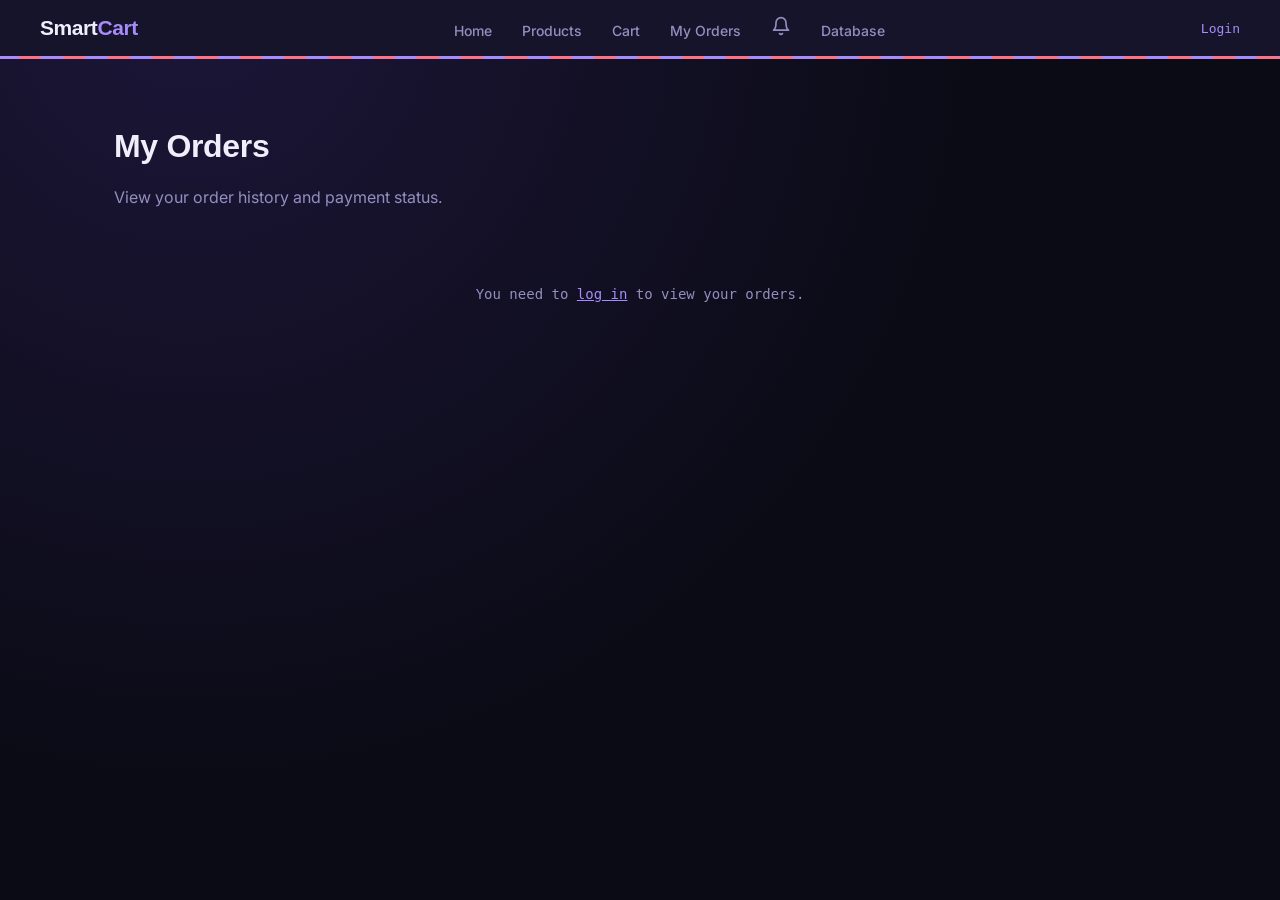
<file: frontend/orders.html>
<!DOCTYPE html>
<html lang="en">
<head>
<meta charset="UTF-8" />
<meta name="viewport" content="width=device-width, initial-scale=1.0" />
<title>My Orders · Smart E-Commerce</title>
<link rel="preconnect" href="https://fonts.googleapis.com" />
<link rel="preconnect" href="https://fonts.gstatic.com" crossorigin />
<link href="https://fonts.googleapis.com/css2?family=Sora:wght@600;700;800&family=Inter:wght@400;500;600&display=swap" rel="stylesheet" />
<link rel="stylesheet" href="css/style.css" />
<style>
  .order-card {
    margin-top: 20px;
    max-width: 680px;
  }

  .order-card .order-top {
    display: flex;
    justify-content: space-between;
    align-items: flex-start;
    gap: 12px;
  }

  .order-card .order-total {
    font-family: var(--font-mono);
    font-weight: 700;
    font-size: 17px;
    color: var(--gold);
    white-space: nowrap;
  }

  .order-card .order-date {
    margin: 2px 0 14px;
    font-size: 12px;
    color: var(--text-muted);
    font-family: var(--font-mono);
  }

  .order-status-line {
    display: flex;
    gap: 20px;
    flex-wrap: wrap;
    font-size: 13px;
    color: var(--text-muted);
    margin-bottom: 4px;
  }

  .order-status-line strong { color: var(--text); }

  .order-items {
    display: none;
    margin-top: 14px;
    padding-top: 14px;
    border-top: 1px solid var(--border);
  }

  .order-items.open { display: block; }

  .order-items .items-heading {
    font-family: var(--font-mono);
    font-size: 11px;
    text-transform: uppercase;
    letter-spacing: 0.05em;
    color: var(--text-muted);
    margin-bottom: 8px;
  }

  .order-items .item-row {
    display: flex;
    justify-content: space-between;
    padding: 6px 0;
    font-size: 14px;
  }

  .order-items .item-row .item-name { color: var(--text); }
  .order-items .item-row .item-qty { color: var(--text-muted); font-size: 12px; display: block; }
  .order-items .item-row .item-price { color: var(--text-muted); font-family: var(--font-mono); white-space: nowrap; }

  .order-bottom-row {
    display: flex;
    justify-content: space-between;
    align-items: center;
    gap: 12px;
    flex-wrap: wrap;
    margin-top: 16px;
    padding-top: 14px;
    border-top: 1px solid var(--border);
  }

  .status-chip {
    display: inline-block;
    padding: 6px 14px;
    border-radius: 999px;
    font-size: 12px;
    font-weight: 600;
    font-family: var(--font-mono);
  }

  .chip-pending { background: rgba(240, 165, 49, 0.16); color: #f0a531; border: 1px solid rgba(240, 165, 49, 0.4); }
  .chip-approved { background: rgba(52, 211, 153, 0.14); color: var(--green); border: 1px solid rgba(52, 211, 153, 0.4); }
  .chip-rejected { background: rgba(251, 113, 133, 0.14); color: var(--rose); border: 1px solid rgba(251, 113, 133, 0.4); }
  .chip-return_requested { background: rgba(240, 165, 49, 0.16); color: #f0a531; border: 1px solid rgba(240, 165, 49, 0.4); }

  .view-details-btn {
    background: #2f6fed;
    color: #fff;
    border: none;
    padding: 9px 18px;
    border-radius: 6px;
    font-size: 13px;
    font-weight: 600;
    font-family: var(--font-display);
    cursor: pointer;
  }

  .view-details-btn:hover { background: #4880f2; }
</style>
</head>
<body>

<div class="navbar">
  <div class="brand">Smart<span>Cart</span></div>
  <nav>
    <a href="index.html">Home</a>
    <a href="products.html">Products</a>
    <a href="cart.html">Cart</a>
    <a href="orders.html">My Orders</a>
    <a href="notifications.html" class="nav-bell" title="Notifications">
      <svg viewBox="0 0 24 24" width="20" height="20" fill="none" stroke="currentColor" stroke-width="2" stroke-linecap="round" stroke-linejoin="round">
        <path d="M18 8a6 6 0 0 0-12 0c0 7-3 9-3 9h18s-3-2-3-9"/>
        <path d="M13.73 21a2 2 0 0 1-3.46 0"/>
      </svg>
      <span class="bell-badge" id="bellBadge" style="display:none;">0</span>
    </a>
    <a href="database.html">Database</a>
  </nav>
  <div id="userBadge"></div>
</div>

<div class="container">
  <h1>My Orders</h1>
  <p style="color:var(--text-muted);">View your order history and payment status.</p>
  <div id="ordersArea"></div>
</div>

<script src="js/api.js"></script>
<script>
  const statusColors = {
    pending: "var(--text-muted)",
    paid: "var(--green, #5fae7c)",
    shipped: "#6fb8d6",
    delivered: "var(--green, #5fae7c)",
    return_requested: "#f0a531",
    cancelled: "var(--rose, #d1495b)",
    failed: "var(--rose, #d1495b)",
  };

  const statusLabels = {
    return_requested: "Return Requested",
  };

  function statusLabel(s) {
    return statusLabels[s] || (s.charAt(0).toUpperCase() + s.slice(1));
  }

  // Day 5: Customer Experience & Insights Module — Return/Refund requests.
  // Kept in sync with RETURN_WINDOW_DAYS in fastapi_backend/app/routers/returns.py.
  const RETURN_WINDOW_DAYS = 7;

  function canRequestReturn(order) {
    if (order.order_status !== "delivered") return false;
    if (order.return_request) return false;
    const deliveredAt = new Date(order.updated_at);
    const deadline = new Date(deliveredAt.getTime() + RETURN_WINDOW_DAYS * 24 * 60 * 60 * 1000);
    return new Date() <= deadline;
  }

  function formatMoney(n) {
    return "₹" + n.toFixed(2);
  }

  function bottomRow(order) {
    let left = "";

    if (order.return_request) {
      const r = order.return_request;
      const chipClass = `chip-${r.status}`;
      left = `<span class="status-chip ${chipClass}">${statusLabel(r.status)}</span>`;
    } else if (order.order_status === "return_requested") {
      left = `<span class="status-chip chip-return_requested">Return Requested</span>`;
    } else if (canRequestReturn(order)) {
      left = `<button class="btn secondary" style="width:auto; padding:8px 16px;" onclick="openReturnForm('${order.id}')">Request Return</button>`;
    } else {
      left = `<span></span>`;
    }

    return `
      <div class="order-bottom-row">
        <div>${left}</div>
        <button class="view-details-btn" onclick="toggleDetails('${order.id}')" id="detailsBtn-${order.id}">View Order Details</button>
      </div>
      ${order.return_request ? `<p style="margin:8px 0 0; font-size:13px; color:var(--text-muted);">Reason: ${order.return_request.reason}${order.return_request.comment ? ` — "${order.return_request.comment}"` : ""}</p>` : ""}
      <div id="returnForm-${order.id}" style="display:none; margin-top:12px;"></div>
    `;
  }

  function orderCard(order) {
    return `
      <div class="card order-card">
        <div class="order-top">
          <h3 style="margin:0;">Order #${order.id.slice(0, 8)}</h3>
          <span class="order-total">${formatMoney(order.total_amount)}</span>
        </div>
        <p class="order-date">${new Date(order.created_at).toLocaleString()}</p>

        <div class="order-status-line">
          <span>Payment: <strong style="color:${statusColors[order.payment_status] || 'inherit'};">${statusLabel(order.payment_status)}</strong></span>
          <span>Order: <strong style="color:${statusColors[order.order_status] || 'inherit'};">${statusLabel(order.order_status)}</strong></span>
        </div>

        <div class="order-items" id="items-${order.id}">
          <div class="items-heading">Items</div>
          ${order.items.map(i => `
            <div class="item-row">
              <span>
                <span class="item-name">${i.product_name}</span>
                <span class="item-qty">Quantity: ${i.quantity}</span>
              </span>
              <span class="item-price">${formatMoney(i.unit_price)} × ${i.quantity} = ${formatMoney(i.item_total)}</span>
            </div>
          `).join("")}
        </div>

        ${bottomRow(order)}
      </div>
    `;
  }

  async function loadOrders() {
    const area = document.getElementById("ordersArea");
    if (!Auth.isLoggedIn()) {
      area.innerHTML = `<div class="empty-state">You need to <a href="login.html">log in</a> to view your orders.</div>`;
      return;
    }

    try {
      const orders = await OrdersAPI.mine();
      if (!orders.length) {
        area.innerHTML = `<div class="empty-state">No orders yet. <a href="products.html">Start shopping</a>.</div>`;
        return;
      }

      area.innerHTML = orders.map(orderCard).join("");
    } catch (err) {
      area.innerHTML = `<div class="empty-state">Couldn't load orders: ${err.message}</div>`;
    }
  }

  function toggleDetails(orderId) {
    const box = document.getElementById(`items-${orderId}`);
    const btn = document.getElementById(`detailsBtn-${orderId}`);
    const open = box.classList.toggle("open");
    btn.textContent = open ? "Hide Order Details" : "View Order Details";
  }

  function openReturnForm(orderId) {
    const box = document.getElementById(`returnForm-${orderId}`);
    box.style.display = "block";
    box.innerHTML = `
      <div class="field">
        <label for="reason-${orderId}">Reason for return</label>
        <select id="reason-${orderId}" style="width:100%; padding:10px 14px; border-radius:6px; border:1px solid var(--border); background:var(--surface-2); color:var(--text);">
          <option value="Damaged item">Damaged item</option>
          <option value="Wrong item received">Wrong item received</option>
          <option value="No longer needed">No longer needed</option>
          <option value="Item doesn't match description">Item doesn't match description</option>
          <option value="Other">Other</option>
        </select>
      </div>
      <div class="field">
        <label for="comment-${orderId}">Additional comment (optional)</label>
        <textarea id="comment-${orderId}" rows="2" style="width:100%; padding:10px 14px; border-radius:6px; border:1px solid var(--border); background:var(--surface-2); color:var(--text); font-family:var(--font-body);"></textarea>
      </div>
      <div id="returnError-${orderId}" class="alert error" style="display:none;"></div>
      <div style="display:flex; gap:10px;">
        <button class="btn" style="width:auto; padding:8px 18px;" onclick="submitReturn('${orderId}')">Submit Return Request</button>
        <button class="btn secondary" style="width:auto; padding:8px 18px;" onclick="closeReturnForm('${orderId}')">Cancel</button>
      </div>
    `;
  }

  function closeReturnForm(orderId) {
    const box = document.getElementById(`returnForm-${orderId}`);
    box.style.display = "none";
    box.innerHTML = "";
  }

  async function submitReturn(orderId) {
    const reason = document.getElementById(`reason-${orderId}`).value;
    const comment = document.getElementById(`comment-${orderId}`).value.trim();
    const errBox = document.getElementById(`returnError-${orderId}`);
    errBox.style.display = "none";

    try {
      await ReturnsAPI.request(orderId, reason, comment);
      loadOrders();
    } catch (err) {
      errBox.textContent = err.message;
      errBox.style.display = "block";
    }
  }

  loadOrders();
</script>
</body>
</html>
</file>
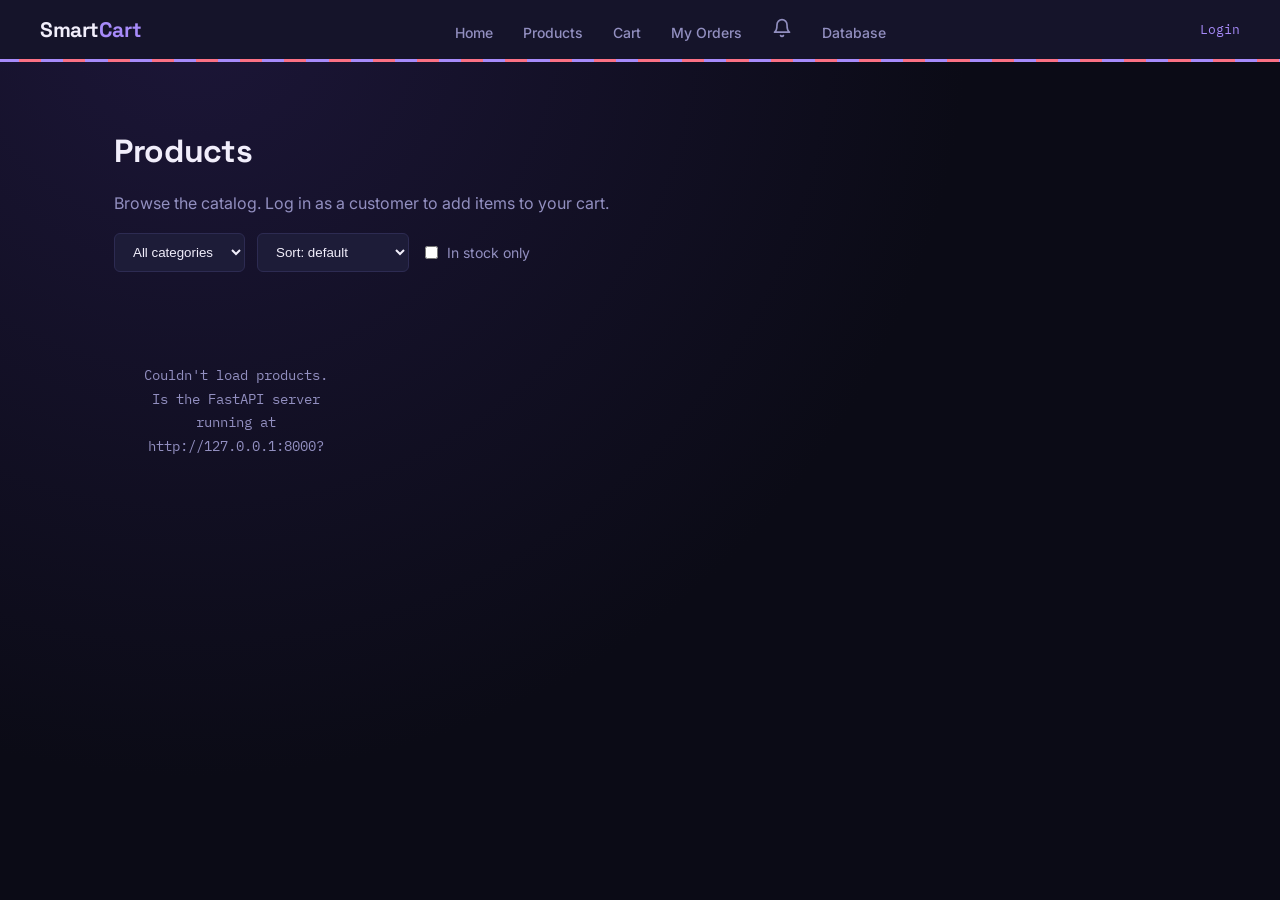
<file: frontend/products.html>
<!DOCTYPE html>
<html lang="en">
<head>
<meta charset="UTF-8" />
<meta name="viewport" content="width=device-width, initial-scale=1.0" />
<title>Products · Smart E-Commerce</title>
<link rel="preconnect" href="https://fonts.googleapis.com" />
<link rel="preconnect" href="https://fonts.gstatic.com" crossorigin />
<link href="https://fonts.googleapis.com/css2?family=Space+Grotesk:wght@500;700&family=Inter:wght@400;500;600&family=IBM+Plex+Mono:wght@400;500;600&display=swap" rel="stylesheet" />
<link rel="stylesheet" href="css/style.css" />
</head>
<body>

<div class="navbar">
  <div class="brand">Smart<span>Cart</span></div>
  <nav>
    <a href="index.html">Home</a>
    <a href="products.html">Products</a>
    <a href="cart.html">Cart</a>
    <a href="orders.html">My Orders</a>
    <a href="notifications.html" class="nav-bell" title="Notifications">
      <svg viewBox="0 0 24 24" width="20" height="20" fill="none" stroke="currentColor" stroke-width="2" stroke-linecap="round" stroke-linejoin="round">
        <path d="M18 8a6 6 0 0 0-12 0c0 7-3 9-3 9h18s-3-2-3-9"/>
        <path d="M13.73 21a2 2 0 0 1-3.46 0"/>
      </svg>
      <span class="bell-badge" id="bellBadge" style="display:none;">0</span>
    </a>
    <a href="database.html">Database</a>
  </nav>
  <div id="userBadge"></div>
</div>

<div class="container">
  <h1>Products</h1>
  <p style="color:var(--text-muted);">Browse the catalog. Log in as a customer to add items to your cart.</p>

  <div style="display:flex; gap:12px; flex-wrap:wrap; margin-top:20px;">
    <select id="categoryFilter" style="padding:10px 14px; border-radius:6px; border:1px solid var(--border); background:var(--surface-2); color:var(--text);">
      <option value="">All categories</option>
    </select>
    <select id="sortFilter" style="padding:10px 14px; border-radius:6px; border:1px solid var(--border); background:var(--surface-2); color:var(--text);">
      <option value="">Sort: default</option>
      <option value="price-asc">Price: low to high</option>
      <option value="price-desc">Price: high to low</option>
      <option value="popularity-desc">Most popular</option>
    </select>
    <label style="display:flex; align-items:center; gap:6px; color:var(--text-muted); font-size:14px;">
      <input type="checkbox" id="inStockFilter" /> In stock only
    </label>
  </div>

  <div id="grid" class="grid"></div>
</div>

<script src="js/api.js"></script>
<script>
  const categoryFilter = document.getElementById("categoryFilter");
  const sortFilter = document.getElementById("sortFilter");
  const inStockFilter = document.getElementById("inStockFilter");

  function buildQuery() {
    const params = new URLSearchParams();
    if (categoryFilter.value) params.set("category", categoryFilter.value);
    if (inStockFilter.checked) params.set("in_stock", "true");
    const sort = sortFilter.value;
    if (sort === "price-asc") { params.set("sort_by", "price"); params.set("order", "asc"); }
    if (sort === "price-desc") { params.set("sort_by", "price"); params.set("order", "desc"); }
    if (sort === "popularity-desc") { params.set("sort_by", "popularity"); params.set("order", "desc"); }
    return params.toString();
  }

  async function loadCategories() {
    try {
      const products = await ProductsAPI.list();
      const categories = [...new Set(products.map(p => p.category).filter(Boolean))];
      categories.forEach(cat => {
        const opt = document.createElement("option");
        opt.value = cat;
        opt.textContent = cat.charAt(0).toUpperCase() + cat.slice(1);
        categoryFilter.appendChild(opt);
      });
    } catch (err) { /* silently ignore — grid load will show the real error */ }
  }

  async function loadProducts() {
    const grid = document.getElementById("grid");
    try {
      const query = buildQuery();
      const products = await apiRequest(`/products/${query ? "?" + query : ""}`);
      if (!products.length) {
        grid.innerHTML = `<div class="empty-state">No products match these filters. Try clearing them, or log in as an admin and add some via <code>POST /products/</code>.</div>`;
        return;
      }
      grid.innerHTML = products.map(p => `
        <div class="card">
          <h3>${p.name}</h3>
          <p style="color:var(--text-muted); font-size:13px;">${p.description || ""}</p>
          <p class="price">$${p.price.toFixed(2)}</p>
          <p class="stock">${p.stock > 0 ? p.stock + " in stock" : "Out of stock"} ${p.category ? "· " + p.category : ""}</p>
          <button class="btn" ${p.stock <= 0 ? "disabled style='opacity:0.5;cursor:not-allowed;'" : ""} onclick="addToCart('${p.id}')">Add to Cart</button>
        </div>
      `).join("");
    } catch (err) {
      grid.innerHTML = `<div class="empty-state">Couldn't load products. Is the FastAPI server running at ${API_BASE_URL}?</div>`;
    }
  }

  async function addToCart(productId) {
    if (!Auth.isLoggedIn()) {
      window.location.href = "login.html";
      return;
    }
    try {
      await apiRequest("/cart/add", { method: "POST", auth: true, body: { product_id: productId, quantity: 1 } });
      alert("Added to cart!");
    } catch (err) {
      alert(err.message);
    }
  }

  categoryFilter.addEventListener("change", loadProducts);
  sortFilter.addEventListener("change", loadProducts);
  inStockFilter.addEventListener("change", loadProducts);

  loadCategories();
  loadProducts();
</script>
</body>
</html>
</file>
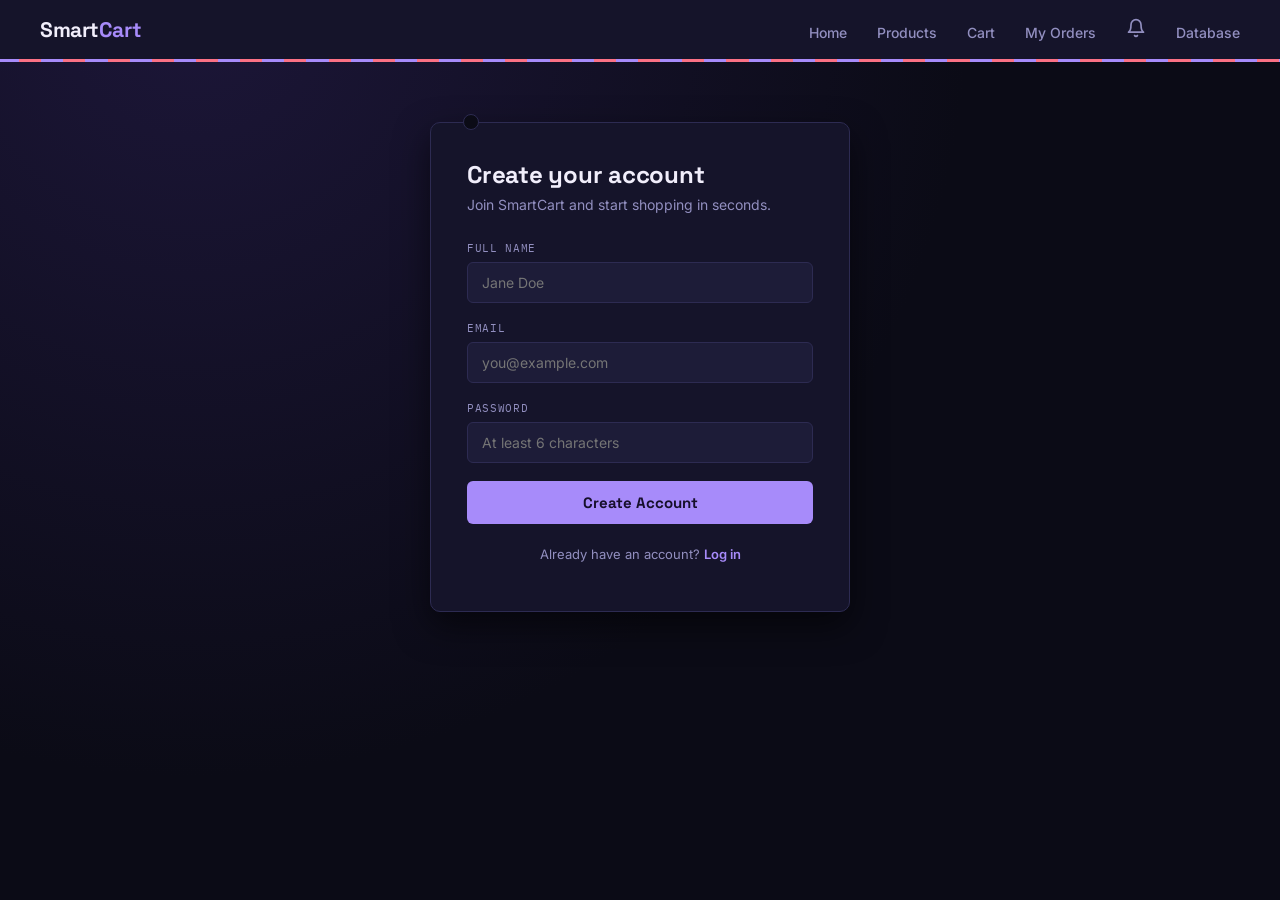
<file: frontend/register.html>
<!DOCTYPE html>
<html lang="en">
<head>
<meta charset="UTF-8" />
<meta name="viewport" content="width=device-width, initial-scale=1.0" />
<title>Sign Up · Smart E-Commerce</title>
<link rel="preconnect" href="https://fonts.googleapis.com" />
<link rel="preconnect" href="https://fonts.gstatic.com" crossorigin />
<link href="https://fonts.googleapis.com/css2?family=Space+Grotesk:wght@500;700&family=Inter:wght@400;500;600&family=IBM+Plex+Mono:wght@400;500;600&display=swap" rel="stylesheet" />
<link rel="stylesheet" href="css/style.css" />
</head>
<body>

<div class="navbar">
  <div class="brand">Smart<span>Cart</span></div>
  <nav>
    <a href="index.html">Home</a>
    <a href="products.html">Products</a>
    <a href="cart.html">Cart</a>
    <a href="orders.html">My Orders</a>
    <a href="notifications.html" class="nav-bell" title="Notifications">
      <svg viewBox="0 0 24 24" width="20" height="20" fill="none" stroke="currentColor" stroke-width="2" stroke-linecap="round" stroke-linejoin="round">
        <path d="M18 8a6 6 0 0 0-12 0c0 7-3 9-3 9h18s-3-2-3-9"/>
        <path d="M13.73 21a2 2 0 0 1-3.46 0"/>
      </svg>
      <span class="bell-badge" id="bellBadge" style="display:none;">0</span>
    </a>
    <a href="database.html">Database</a>
  </nav>
</div>

<div class="auth-wrap">
  <h1>Create your account</h1>
  <p class="sub">Join SmartCart and start shopping in seconds.</p>

  <div id="alertBox" class="alert"></div>

  <form id="registerForm">
    <div class="field">
      <label for="name">Full name</label>
      <input type="text" id="name" required placeholder="Jane Doe" />
    </div>
    <div class="field">
      <label for="email">Email</label>
      <input type="email" id="email" required placeholder="you@example.com" />
    </div>
    <div class="field">
      <label for="password">Password</label>
      <input type="password" id="password" required minlength="6" placeholder="At least 6 characters" />
    </div>
    <button type="submit" class="btn">Create Account</button>
  </form>

  <p class="switch-link">Already have an account? <a href="login.html">Log in</a></p>
</div>

<script src="js/api.js"></script>
<script>
  const alertBox = document.getElementById("alertBox");

  document.getElementById("registerForm").addEventListener("submit", async (e) => {
    e.preventDefault();
    const name = document.getElementById("name").value.trim();
    const email = document.getElementById("email").value.trim();
    const password = document.getElementById("password").value;

    try {
      await AuthAPI.register(name, email, password);
      alertBox.className = "alert success";
      alertBox.textContent = "Account created! Redirecting to login...";
      setTimeout(() => (window.location.href = "login.html"), 1200);
    } catch (err) {
      alertBox.className = "alert error";
      alertBox.textContent = err.message;
    }
  });
</script>

</body>
</html>
</file>
<file: frontend/css/style.css>
:root {
  /* ---------- Midnight Aurora palette ---------- */
  /* A night market lit by neon signage instead of lanterns: ink-violet
     shadows, electric amethyst glow, and a coral-rose spark for alerts. */
  --bg: #0b0b16;
  --bg-warm: radial-gradient(circle at 15% 0%, #1c1638 0%, #0b0b16 55%);
  --surface: #15142a;
  --surface-2: #1d1c38;
  --border: #2d2b52;
  --border-dashed: #423f74;
  --text: #f1eefb;
  --text-muted: #928fc0;

  --gold: #a78bfa;       /* amethyst — primary accent */
  --gold-hover: #c1abfd;
  --rose: #fb7185;        /* coral spark — secondary accent */
  --green: #34d399;

  --radius: 10px;
  --shadow: 0 14px 34px rgba(0, 0, 0, 0.55);
  --font-display: "Space Grotesk", sans-serif;
  --font-body: "Inter", sans-serif;
  --font-mono: "IBM Plex Mono", monospace;
}

* { box-sizing: border-box; }

body {
  margin: 0;
  font-family: var(--font-body);
  background: var(--bg-warm), var(--bg);
  color: var(--text);
  min-height: 100vh;
}

h1, h2, h3 { font-family: var(--font-display); letter-spacing: -0.01em; }

/* ---------- Navbar: market-awning stripe ---------- */

.navbar {
  display: flex;
  align-items: center;
  justify-content: space-between;
  padding: 16px 40px;
  background: var(--surface);
  border-bottom: 3px solid transparent;
  border-image: repeating-linear-gradient(90deg, var(--gold) 0 22px, var(--rose) 22px 44px) 3;
  position: sticky;
  top: 0;
  z-index: 10;
}

.navbar .brand {
  font-family: var(--font-display);
  font-size: 21px;
  font-weight: 700;
  letter-spacing: -0.02em;
}

.navbar .brand span { color: var(--gold); }

.navbar nav a {
  color: var(--text-muted);
  text-decoration: none;
  margin-left: 26px;
  font-size: 14px;
  font-weight: 500;
  transition: color 0.15s ease;
}

.navbar nav a:hover { color: var(--gold); }

.navbar #userBadge {
  font-size: 13px;
  color: var(--text-muted);
  margin-left: 26px;
  font-family: var(--font-mono);
}

.navbar #userBadge a { color: var(--gold); text-decoration: none; }

/* ---------- Layout ---------- */

.container {
  max-width: 1100px;
  margin: 0 auto;
  padding: 48px 24px;
}

.auth-wrap {
  max-width: 420px;
  margin: 60px auto;
  background: var(--surface);
  border: 1px solid var(--border);
  border-radius: var(--radius);
  padding: 36px;
  box-shadow: var(--shadow);
  position: relative;
}

.auth-wrap::before {
  content: "";
  position: absolute;
  top: -1px; left: 32px;
  width: 14px; height: 14px;
  background: var(--bg);
  border: 1px solid var(--border);
  border-radius: 50%;
  transform: translateY(-50%);
}

.auth-wrap h1 {
  font-size: 24px;
  margin: 0 0 6px;
}

.auth-wrap p.sub {
  color: var(--text-muted);
  font-size: 14px;
  margin: 0 0 28px;
}

.field { margin-bottom: 18px; }

.field label {
  display: block;
  font-family: var(--font-mono);
  font-size: 11px;
  text-transform: uppercase;
  letter-spacing: 0.06em;
  color: var(--text-muted);
  margin-bottom: 7px;
}

.field input, .field textarea {
  width: 100%;
  padding: 11px 14px;
  border-radius: 6px;
  border: 1px solid var(--border);
  background: var(--surface-2);
  color: var(--text);
  font-size: 14px;
  font-family: var(--font-body);
  outline: none;
  transition: border-color 0.15s ease;
}

.field input:focus, .field textarea:focus { border-color: var(--gold); }

/* ---------- Buttons ---------- */

.btn {
  width: 100%;
  padding: 12px 16px;
  border-radius: 6px;
  border: none;
  background: var(--gold);
  color: #160f2b;
  font-size: 15px;
  font-weight: 700;
  font-family: var(--font-display);
  cursor: pointer;
  transition: background 0.15s ease, transform 0.1s ease;
}

.btn:hover { background: var(--gold-hover); }
.btn:active { transform: scale(0.99); }

.btn.secondary {
  background: transparent;
  border: 1px solid var(--border-dashed);
  color: var(--text);
}

.btn.secondary:hover { background: var(--surface-2); border-color: var(--gold); }

.btn.google { background: #db4437; color: white; }
.btn.google:hover { background: #e5564a; }
.btn.facebook { background: #1877f2; color: white; margin-top: 10px; }
.btn.facebook:hover { background: #2d88f7; }

.divider {
  display: flex;
  align-items: center;
  gap: 12px;
  color: var(--text-muted);
  font-family: var(--font-mono);
  font-size: 11px;
  text-transform: uppercase;
  letter-spacing: 0.05em;
  margin: 22px 0;
}

.divider::before, .divider::after {
  content: "";
  flex: 1;
  height: 1px;
  background: var(--border);
}

.switch-link {
  text-align: center;
  margin-top: 22px;
  font-size: 13px;
  color: var(--text-muted);
}

.switch-link a { color: var(--gold); text-decoration: none; font-weight: 600; }

.alert {
  padding: 10px 14px;
  border-radius: 6px;
  font-size: 13px;
  margin-bottom: 18px;
  display: none;
  font-family: var(--font-mono);
}

.alert.error { background: rgba(251, 113, 133, 0.14); color: #fca5ae; border: 1px solid rgba(251, 113, 133, 0.4); display: block; }
.alert.success { background: rgba(52, 211, 153, 0.14); color: var(--green); border: 1px solid rgba(52, 211, 153, 0.4); display: block; }

/* ---------- Hero ---------- */

.hero {
  text-align: center;
  padding: 70px 20px 44px;
}

.hero h1 {
  font-size: 46px;
  font-weight: 700;
  margin-bottom: 14px;
  letter-spacing: -0.02em;
}

.hero p {
  color: var(--text-muted);
  font-size: 16px;
  max-width: 560px;
  margin: 0 auto;
  line-height: 1.6;
}

/* ---------- Product grid: price-tag cards (signature element) ---------- */

.grid {
  display: grid;
  grid-template-columns: repeat(auto-fill, minmax(240px, 1fr));
  gap: 26px;
  margin-top: 32px;
}

.card {
  background: var(--surface);
  border: 1px solid var(--border);
  border-radius: 4px 14px 14px 4px;
  padding: 22px 20px 20px;
  box-shadow: var(--shadow);
  position: relative;
  border-left: 3px dashed var(--border-dashed);
}

/* punched hole, like a real price tag */
.card::before {
  content: "";
  position: absolute;
  left: -3px;
  top: 24px;
  width: 10px;
  height: 10px;
  background: var(--bg);
  border: 1px solid var(--border-dashed);
  border-radius: 50%;
}

.card h3 { margin: 0 0 8px; font-size: 17px; }
.card p.price {
  color: var(--gold);
  font-weight: 700;
  font-size: 20px;
  margin: 10px 0 4px;
  font-family: var(--font-mono);
}
.card p.stock {
  color: var(--text-muted);
  font-size: 12px;
  margin: 0 0 16px;
  font-family: var(--font-mono);
  text-transform: uppercase;
  letter-spacing: 0.04em;
}

.badge {
  display: inline-block;
  padding: 4px 10px;
  border-radius: 999px;
  background: var(--surface-2);
  border: 1px solid var(--border);
  font-size: 11px;
  font-family: var(--font-mono);
  color: var(--text-muted);
  text-transform: uppercase;
  letter-spacing: 0.04em;
}

.role-admin { color: var(--gold); border-color: rgba(240, 165, 49, 0.4); }
.role-staff { color: #5fb0c9; border-color: rgba(95, 176, 201, 0.4); }
.role-customer { color: var(--green); border-color: rgba(52, 211, 153, 0.4); }

.empty-state {
  text-align: center;
  color: var(--text-muted);
  padding: 60px 20px;
  font-family: var(--font-mono);
  font-size: 14px;
  line-height: 1.7;
}

.empty-state a { color: var(--gold); }

.protected-lock {
  text-align: center;
  padding: 80px 20px;
  color: var(--text-muted);
}

/* ---------- Notification bell ---------- */

.nav-bell {
  position: relative;
  display: inline-flex;
  align-items: center;
  color: var(--text-muted);
  margin-left: 26px;
  transition: color 0.15s ease;
}

.nav-bell:hover { color: var(--gold); }

.bell-badge {
  position: absolute;
  top: -6px;
  right: -8px;
  min-width: 16px;
  height: 16px;
  padding: 0 4px;
  border-radius: 999px;
  background: var(--rose);
  color: var(--text);
  font-family: var(--font-mono);
  font-size: 10px;
  font-weight: 600;
  display: flex;
  align-items: center;
  justify-content: center;
  line-height: 1;
}

/* ---------- Featured products (home page) ---------- */

.section-head {
  display: flex;
  align-items: baseline;
  justify-content: space-between;
  margin-top: 8px;
}

.section-head h2 { margin: 0; }

.section-head .view-all {
  color: var(--gold);
  text-decoration: none;
  font-family: var(--font-mono);
  font-size: 13px;
}

.section-head .view-all:hover { color: var(--gold-hover); }
</file>
